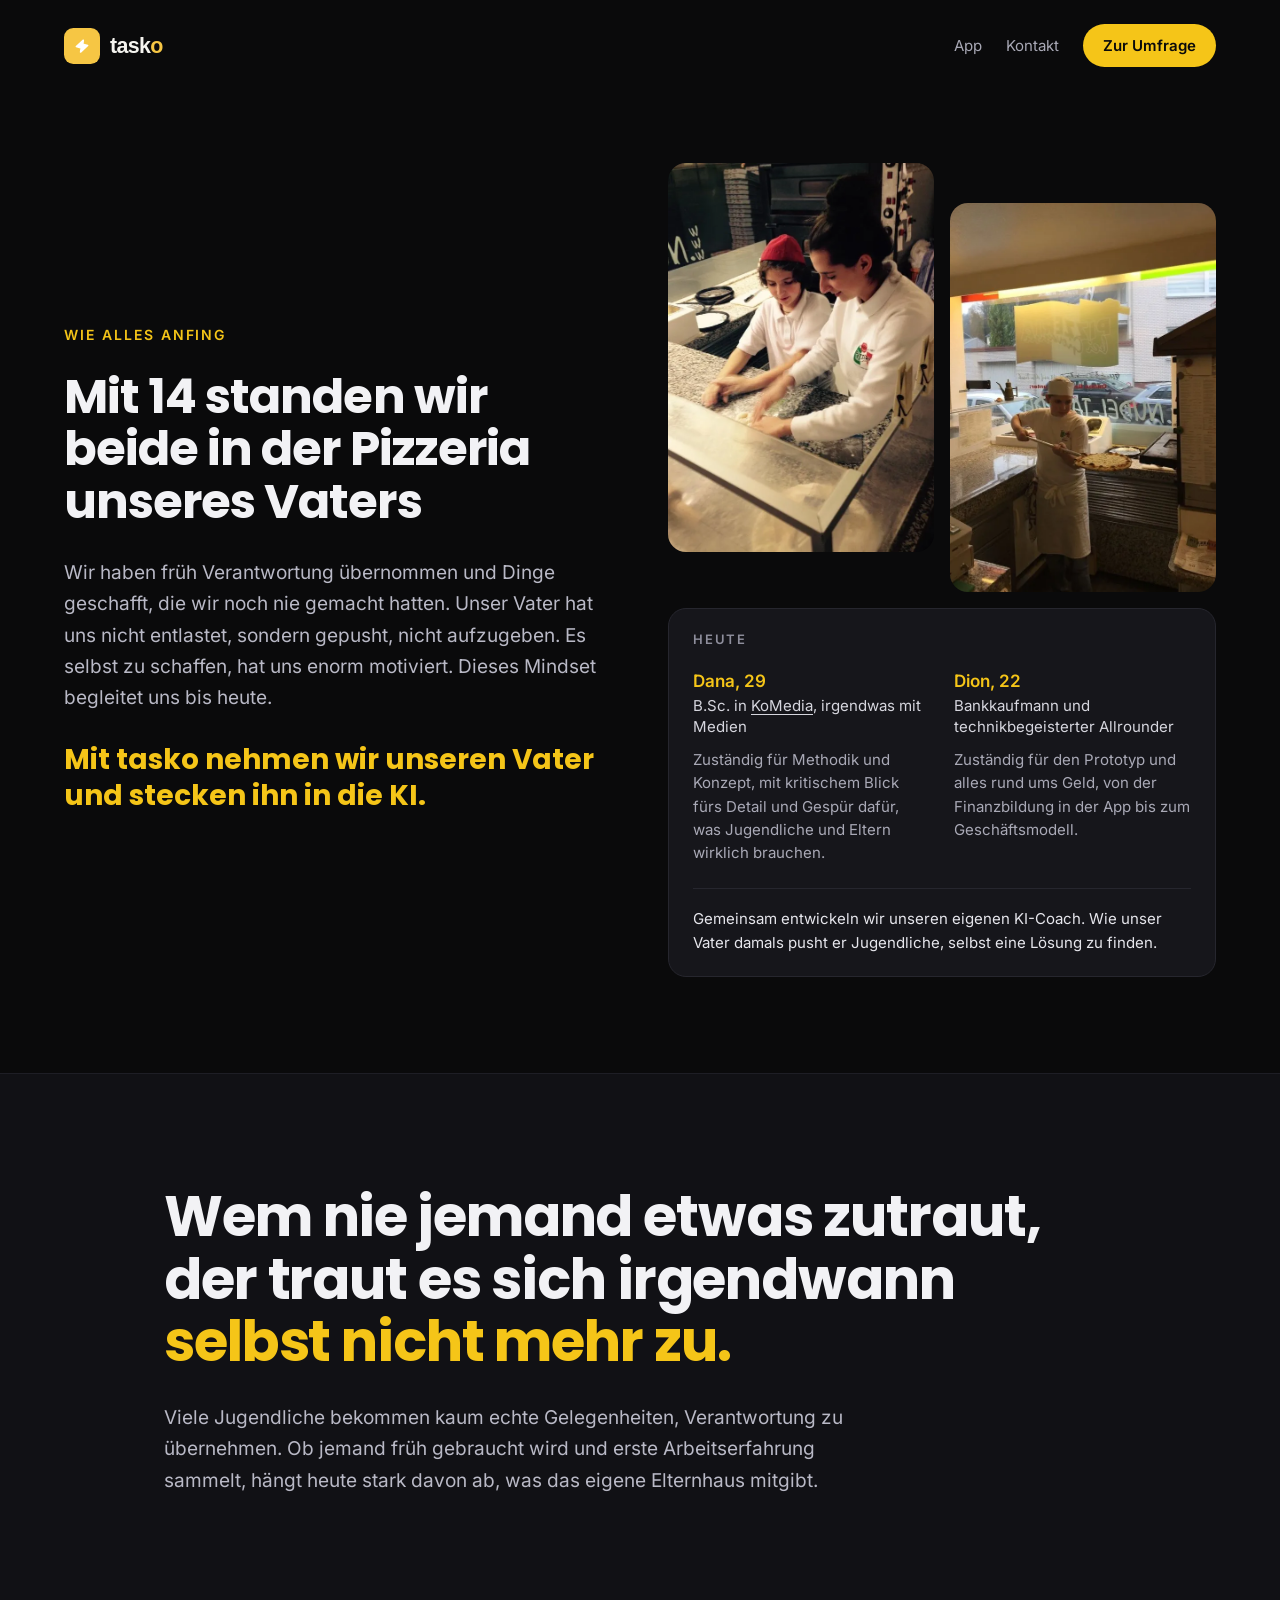
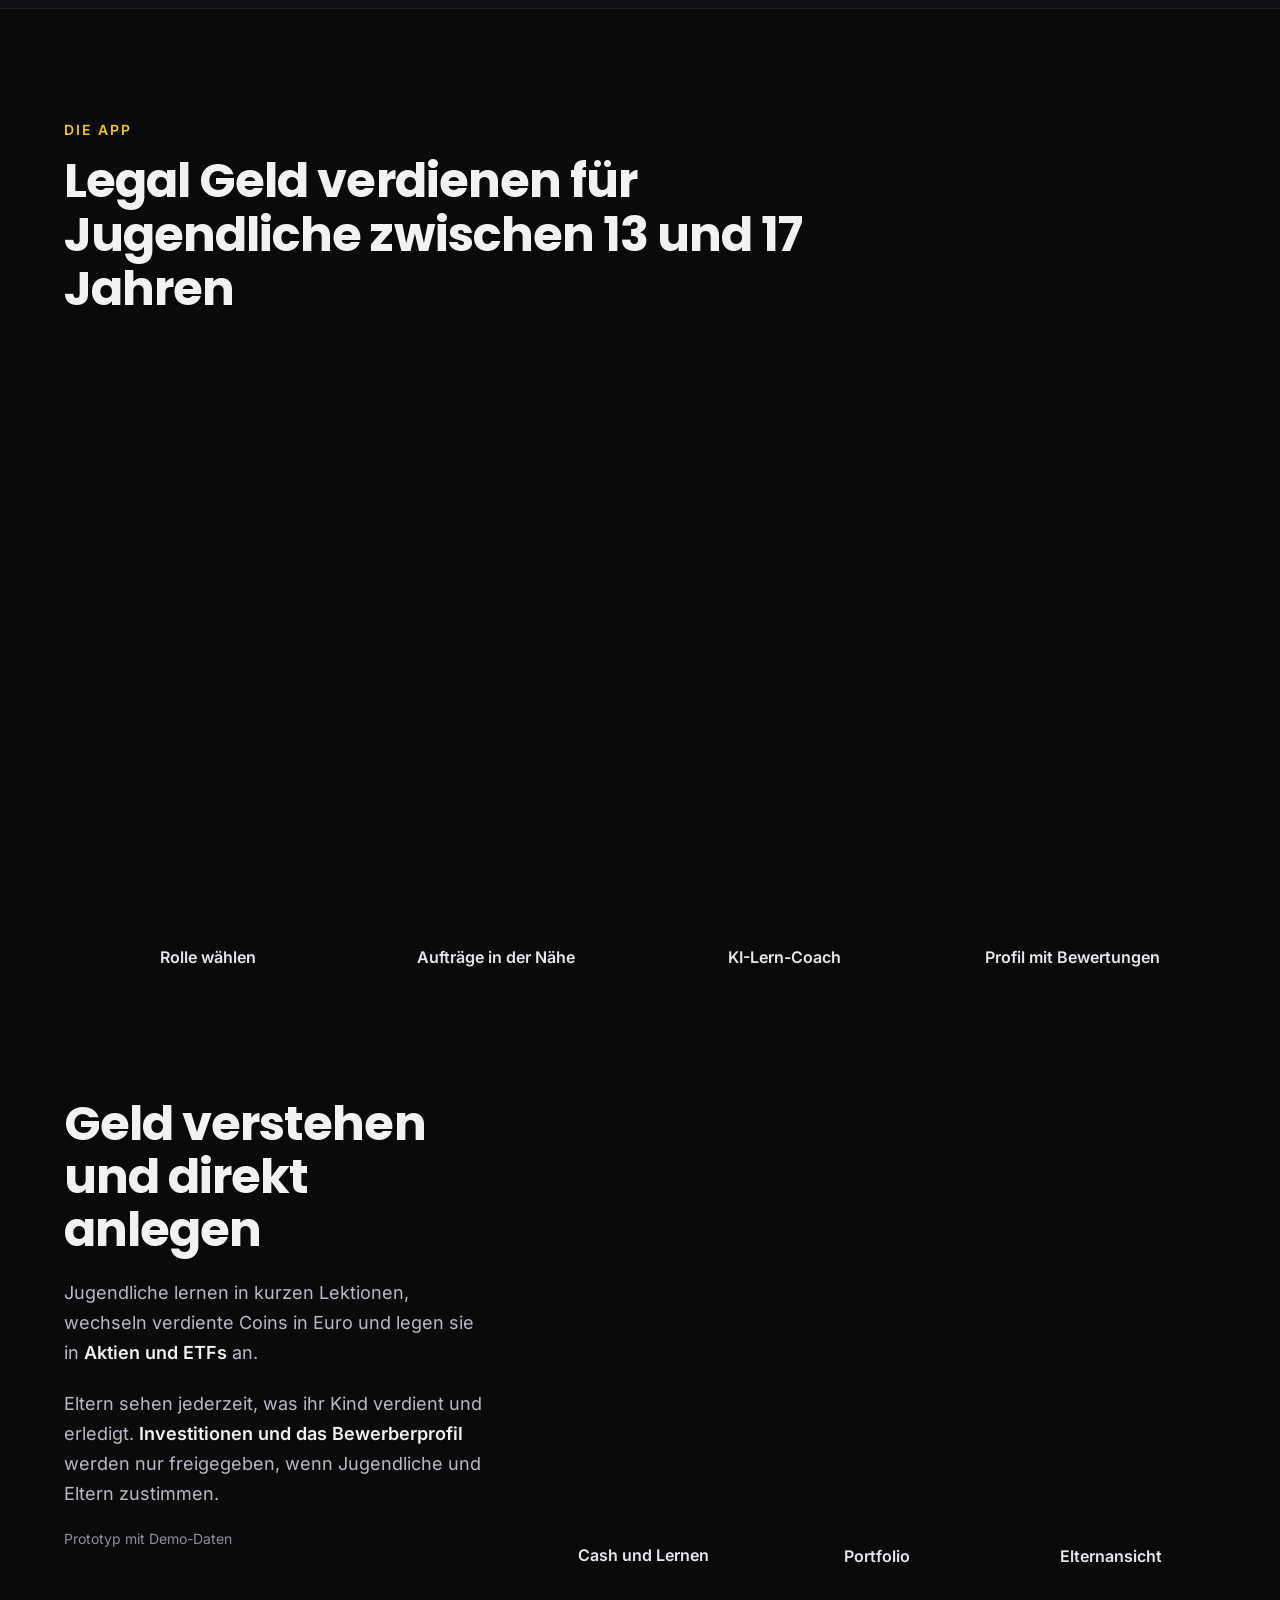
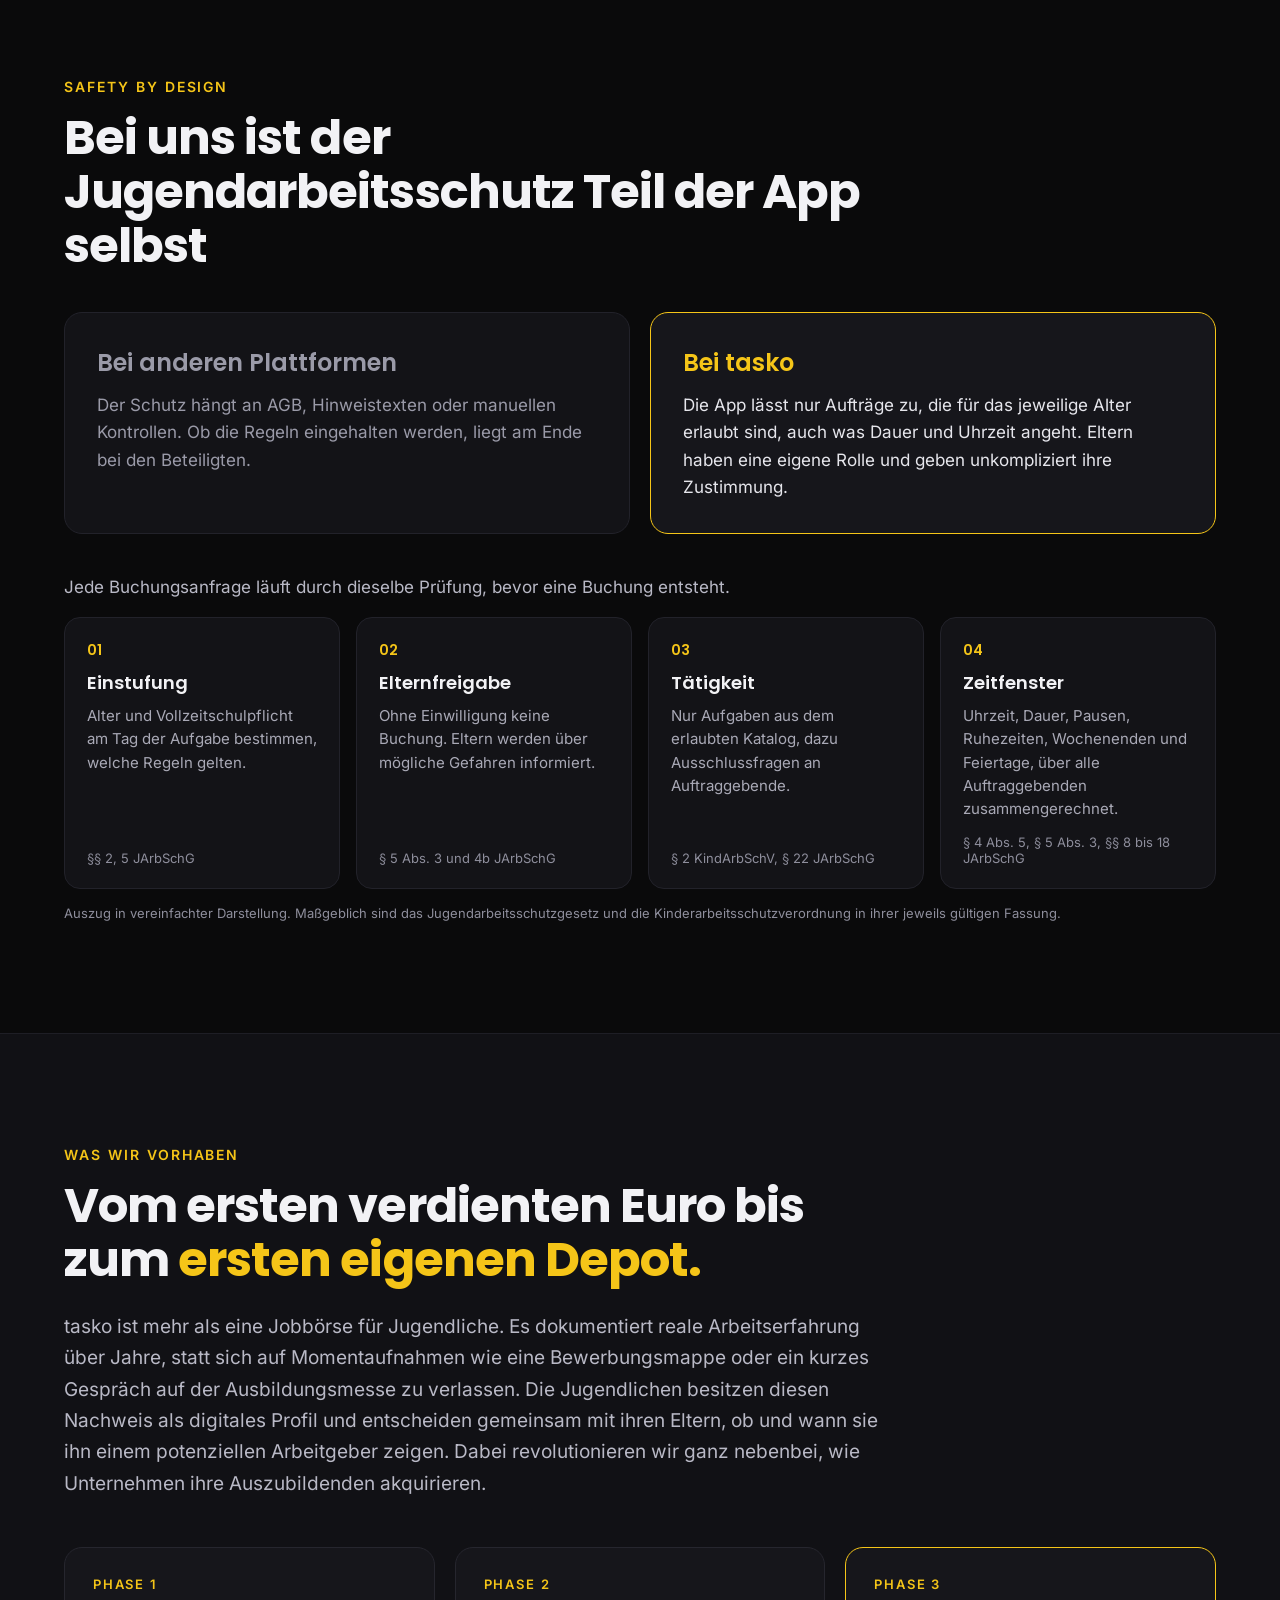
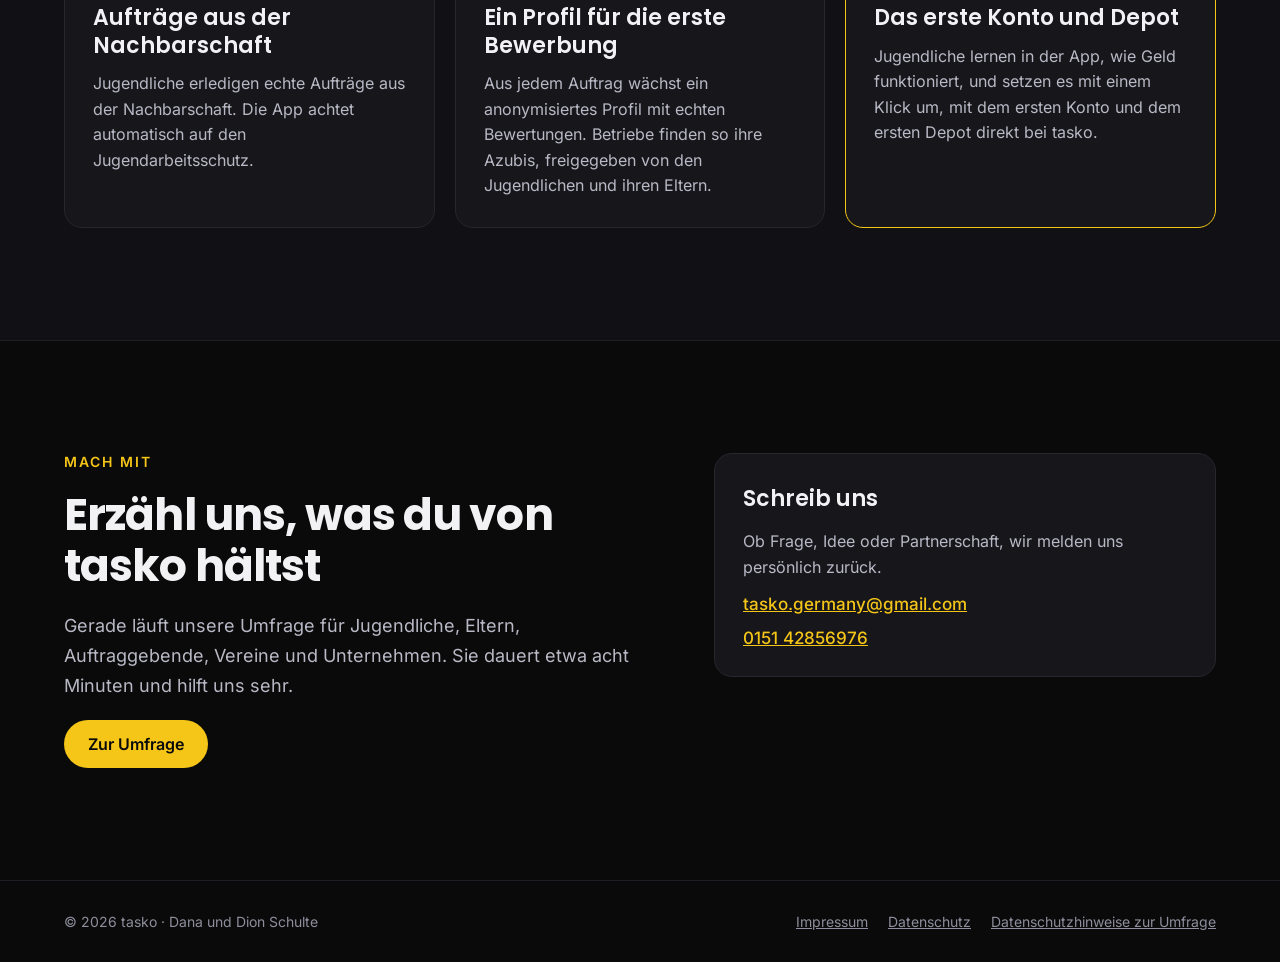
<file: index.html>
<!doctype html>
<html lang="de">
<head>
  <meta charset="utf-8">
  <meta name="viewport" content="width=device-width, initial-scale=1, viewport-fit=cover">
  <!-- Sicherheit (GitHub Pages erlaubt keine eigenen HTTP-Header, daher per Meta; frame-ancestors geht per Meta nicht) -->
  <meta http-equiv="Content-Security-Policy" content="default-src 'self'; img-src 'self' data:; font-src 'self'; style-src 'self'; script-src 'none'; form-action 'none'; base-uri 'self'; object-src 'none'">
  <meta name="referrer" content="strict-origin-when-cross-origin">
  <title>tasko | Legal Geld verdienen für Jugendliche zwischen 13 und 17</title>
  <meta name="description" content="Mit tasko verdienen Jugendliche zwischen 13 und 17 Jahren legal Geld mit Aufträgen aus der Nachbarschaft. Die App achtet automatisch auf den Jugendarbeitsschutz.">
  <meta name="color-scheme" content="dark">
  <meta name="theme-color" content="#0A0A0B">
  <link rel="canonical" href="https://taskoapp.de/">

  <!-- Open Graph / Twitter -->
  <meta property="og:type" content="website">
  <meta property="og:locale" content="de_DE">
  <meta property="og:site_name" content="tasko">
  <meta property="og:url" content="https://taskoapp.de/">
  <meta property="og:title" content="tasko | Legal Geld verdienen für Jugendliche zwischen 13 und 17">
  <meta property="og:description" content="Mit tasko verdienen Jugendliche zwischen 13 und 17 Jahren legal Geld mit Aufträgen aus der Nachbarschaft. Die App achtet automatisch auf den Jugendarbeitsschutz.">
  <!-- TODO: neues Vorschaubild ohne alten Claim -->
  <meta property="og:image" content="https://taskoapp.de/assets/img/og/tasko-og.jpg">
  <meta property="og:image:width" content="1200">
  <meta property="og:image:height" content="630">
  <meta property="og:image:alt" content="tasko-Logo">
  <meta name="twitter:card" content="summary_large_image">
  <meta name="twitter:title" content="tasko | Legal Geld verdienen für Jugendliche zwischen 13 und 17">
  <meta name="twitter:description" content="Mit tasko verdienen Jugendliche zwischen 13 und 17 Jahren legal Geld mit Aufträgen aus der Nachbarschaft. Die App achtet automatisch auf den Jugendarbeitsschutz.">
  <meta name="twitter:image" content="https://taskoapp.de/assets/img/og/tasko-og.jpg">

  <link rel="preload" href="/assets/fonts/poppins-700.woff2" as="font" type="font/woff2" crossorigin>
  <link rel="preload" href="/assets/fonts/inter-400.woff2" as="font" type="font/woff2" crossorigin>
  <!-- ?v= bei jeder Änderung an der CSS hochzählen (Cache-Busting, siehe LAUNCH.md) -->
  <link rel="stylesheet" href="/assets/css/home.css?v=6">
  <link rel="stylesheet" href="/assets/css/header.css?v=1">

  <link rel="icon" href="/favicon.svg" type="image/svg+xml">
  <link rel="apple-touch-icon" href="/apple-touch-icon.png">

  <script type="application/ld+json">
  {
    "@context": "https://schema.org",
    "@type": "Organization",
    "name": "tasko",
    "url": "https://taskoapp.de/",
    "logo": "https://taskoapp.de/apple-touch-icon.png",
    "email": "tasko.germany@gmail.com",
    "telephone": "+49 151 42856976"
  }
  </script>
</head>
<body>
  <a class="skip-link" href="#main">Zum Inhalt springen</a>

  <!-- ========== 1. Kopfzeile ========== -->
  <header class="topbar" id="top">
    <a class="topbar__brand" href="#top" aria-label="tasko, zum Seitenanfang">
      <img class="topbar__badge" src="/assets/img/logo/tasko-badge.svg" decoding="async" alt="" width="36" height="36">
      <img class="topbar__wordmark" src="/assets/img/logo/tasko-wordmark.svg" decoding="async" alt="" width="75" height="24">
    </a>
    <nav class="topbar__nav" aria-label="Hauptnavigation">
      <a class="topbar__link" href="#app">App</a>
      <a class="topbar__link" href="#kontakt">Kontakt</a>
      <a class="topbar__cta" href="https://tally.so/r/EkyG24" target="_blank" rel="noopener">Zur Umfrage<span class="visually-hidden"> (öffnet in neuem Tab)</span></a>
    </nav>
  </header>

  <main id="main" tabindex="-1">

    <!-- ========== 2. Wie alles anfing ========== -->
    <section class="wrap story" aria-labelledby="story-title">
      <div class="story__text">
        <p class="eyebrow">Wie alles anfing</p>
        <h1 class="story__title" id="story-title">Mit 14 standen wir beide in der Pizzeria unseres Vaters</h1>
        <p class="story__body">Wir haben früh Verantwortung übernommen und Dinge geschafft, die wir noch nie gemacht hatten. Unser Vater hat uns nicht entlastet, sondern gepusht, nicht aufzugeben. Es selbst zu schaffen, hat uns enorm motiviert. Dieses Mindset begleitet uns bis heute.</p>
        <p class="story__punch">Mit tasko nehmen wir unseren Vater und stecken ihn in die KI.</p>
      </div>

      <div class="story__media">
        <div class="story__photos">
          <picture>
            <source type="image/webp" srcset="/assets/img/foto1.webp">
            <img src="/assets/img/foto1.jpg" width="600" height="875" decoding="async" alt="Dana und Dion als Kinder beim Teigkneten in der Pizzeria">
          </picture>
          <picture>
            <source type="image/webp" srcset="/assets/img/foto2.webp">
            <img src="/assets/img/foto2.jpg" width="600" height="877" decoding="async" alt="Dion als Kind mit Pizzaschieber in der Küche der Pizzeria">
          </picture>
        </div>

        <div class="card today">
          <p class="eyebrow eyebrow--sm eyebrow--grey">Heute</p>
          <div class="today__person">
            <p class="today__name">Dana, 29</p>
            <p class="today__degree">B.Sc. in <a href="https://www.uni-due.de/komedia">KoMedia</a>, irgendwas mit Medien</p>
            <p class="today__role">Zuständig für Methodik und Konzept, mit kritischem Blick fürs Detail und Gespür dafür, was Jugendliche und Eltern wirklich brauchen.</p>
          </div>
          <div class="today__person">
            <p class="today__name">Dion, 22</p>
            <p class="today__degree">Bankkaufmann und technikbegeisterter Allrounder</p>
            <p class="today__role">Zuständig für den Prototyp und alles rund ums Geld, von der Finanzbildung in der App bis zum Geschäftsmodell.</p>
          </div>
          <p class="today__together">Gemeinsam entwickeln wir unseren eigenen KI-Coach. Wie unser Vater damals pusht er Jugendliche, selbst eine Lösung zu finden.</p>
        </div>
      </div>
    </section>

    <!-- ========== 3. Zitat ========== -->
    <section class="band" aria-labelledby="quote-title">
      <div class="quote">
        <h2 class="quote__title" id="quote-title">Wem nie jemand etwas zutraut, der traut es sich irgendwann <span class="hl">selbst nicht mehr zu.</span></h2>
        <p class="quote__body">Viele Jugendliche bekommen kaum echte Gelegenheiten, Verantwortung zu übernehmen. Ob jemand früh gebraucht wird und erste Arbeitserfahrung sammelt, hängt heute stark davon ab, was das eigene Elternhaus mitgibt.</p>
      </div>
    </section>

    <!-- ========== 4. Die App ========== -->
    <section class="wrap app" id="app" aria-labelledby="app-title">
      <div class="app__head">
        <p class="eyebrow">Die App</p>
        <h2 class="h-section" id="app-title">Legal Geld verdienen für Jugendliche zwischen 13 und 17 Jahren</h2>
      </div>
      <div class="screens">
        <figure class="screen">
          <picture>
            <source type="image/webp" srcset="/assets/img/app1.webp">
            <img src="/assets/img/app1.png" width="460" height="994" loading="lazy" decoding="async" alt="App-Screen Rollenauswahl">
          </picture>
          <figcaption>Rolle wählen</figcaption>
        </figure>
        <figure class="screen">
          <picture>
            <source type="image/webp" srcset="/assets/img/app2.webp">
            <img src="/assets/img/app2.png" width="460" height="994" loading="lazy" decoding="async" alt="App-Screen mit Aufträgen in der Nähe">
          </picture>
          <figcaption>Aufträge in der Nähe</figcaption>
        </figure>
        <figure class="screen">
          <picture>
            <source type="image/webp" srcset="/assets/img/app3.webp">
            <img src="/assets/img/app3.png" width="460" height="994" loading="lazy" decoding="async" alt="App-Screen KI-Lern-Coach">
          </picture>
          <figcaption>KI-Lern-Coach</figcaption>
        </figure>
        <figure class="screen">
          <picture>
            <source type="image/webp" srcset="/assets/img/app4.webp">
            <img src="/assets/img/app4.png" width="460" height="994" loading="lazy" decoding="async" alt="App-Screen Profil mit Bewertungen">
          </picture>
          <figcaption>Profil mit Bewertungen</figcaption>
        </figure>
      </div>
    </section>

    <!-- ========== 5. Geld verstehen ========== -->
    <section class="wrap money" aria-labelledby="money-title">
      <div class="money__text">
        <h2 class="h-section" id="money-title">Geld verstehen und direkt anlegen</h2>
        <p class="money__body">Jugendliche lernen in kurzen Lektionen, wechseln verdiente Coins in Euro und legen sie in <strong>Aktien und ETFs</strong> an.</p>
        <p class="money__body">Eltern sehen jederzeit, was ihr Kind verdient und erledigt. <strong>Investitionen und das Bewerberprofil</strong> werden nur freigegeben, wenn Jugendliche und Eltern zustimmen.</p>
        <p class="money__note">Prototyp mit Demo-Daten</p>
      </div>
      <div class="screens">
        <figure class="screen">
          <picture>
            <source type="image/webp" srcset="/assets/img/geld1.webp">
            <img src="/assets/img/geld1.png" width="460" height="991" loading="lazy" decoding="async" alt="App-Screen Guthaben und Lektionen">
          </picture>
          <figcaption>Cash und Lernen</figcaption>
        </figure>
        <figure class="screen">
          <picture>
            <source type="image/webp" srcset="/assets/img/geld2.webp">
            <img src="/assets/img/geld2.png" width="460" height="993" loading="lazy" decoding="async" alt="App-Screen Portfolio mit Aktien und ETFs">
          </picture>
          <figcaption>Portfolio</figcaption>
        </figure>
        <figure class="screen">
          <picture>
            <source type="image/webp" srcset="/assets/img/geld3.webp">
            <img src="/assets/img/geld3.png" width="460" height="993" loading="lazy" decoding="async" alt="App-Screen Elternansicht">
          </picture>
          <figcaption>Elternansicht</figcaption>
        </figure>
      </div>
    </section>

    <!-- ========== 6. Safety by Design ========== -->
    <section class="wrap safety" aria-labelledby="safety-title">
      <div class="safety__head">
        <p class="eyebrow">Safety by Design</p>
        <h2 class="h-section" id="safety-title">Bei uns ist der Jugendarbeitsschutz Teil der App selbst</h2>
      </div>

      <div class="compare">
        <div class="card card--muted compare__card">
          <h3>Bei anderen Plattformen</h3>
          <p>Der Schutz hängt an AGB, Hinweistexten oder manuellen Kontrollen. Ob die Regeln eingehalten werden, liegt am Ende bei den Beteiligten.</p>
        </div>
        <div class="card card--accent compare__card">
          <h3>Bei tasko</h3>
          <p>Die App lässt nur Aufträge zu, die für das jeweilige Alter erlaubt sind, auch was Dauer und Uhrzeit angeht. Eltern haben eine eigene Rolle und geben unkompliziert ihre Zustimmung.</p>
        </div>
      </div>

      <div class="checks">
        <p class="checks__intro">Jede Buchungsanfrage läuft durch dieselbe Prüfung, bevor eine Buchung entsteht.</p>
        <div class="checks__grid">
          <div class="card card--muted check">
            <p class="check__num">01</p>
            <h3>Einstufung</h3>
            <p class="check__text">Alter und Vollzeitschulpflicht am Tag der Aufgabe bestimmen, welche Regeln gelten.</p>
            <p class="check__law">§§ 2, 5 JArbSchG</p>
          </div>
          <div class="card card--muted check">
            <p class="check__num">02</p>
            <h3>Elternfreigabe</h3>
            <p class="check__text">Ohne Einwilligung keine Buchung. Eltern werden über mögliche Gefahren informiert.</p>
            <p class="check__law">§ 5 Abs. 3 und 4b JArbSchG</p>
          </div>
          <div class="card card--muted check">
            <p class="check__num">03</p>
            <h3>Tätigkeit</h3>
            <p class="check__text">Nur Aufgaben aus dem erlaubten Katalog, dazu Ausschlussfragen an Auftraggebende.</p>
            <p class="check__law">§ 2 KindArbSchV, § 22 JArbSchG</p>
          </div>
          <div class="card card--muted check">
            <p class="check__num">04</p>
            <h3>Zeitfenster</h3>
            <p class="check__text">Uhrzeit, Dauer, Pausen, Ruhezeiten, Wochenenden und Feiertage, über alle Auftraggebenden zusammengerechnet.</p>
            <p class="check__law">§ 4 Abs. 5, § 5 Abs. 3, §§ 8 bis 18 JArbSchG</p>
          </div>
        </div>
        <p class="checks__note">Auszug in vereinfachter Darstellung. Maßgeblich sind das Jugendarbeitsschutzgesetz und die Kinderarbeitsschutzverordnung in ihrer jeweils gültigen Fassung.</p>
      </div>
    </section>

    <!-- ========== 7. Was wir vorhaben ========== -->
    <section class="band" aria-labelledby="plan-title">
      <div class="wrap plan">
        <div class="plan__head">
          <p class="eyebrow">Was wir vorhaben</p>
          <h2 class="h-section" id="plan-title">Vom ersten verdienten Euro bis zum <span class="hl">ersten eigenen Depot.</span></h2>
          <p class="plan__intro">tasko ist mehr als eine Jobbörse für Jugendliche. Es dokumentiert reale Arbeitserfahrung über Jahre, statt sich auf Momentaufnahmen wie eine Bewerbungsmappe oder ein kurzes Gespräch auf der Ausbildungsmesse zu verlassen. Die Jugendlichen besitzen diesen Nachweis als digitales Profil und entscheiden gemeinsam mit ihren Eltern, ob und wann sie ihn einem potenziellen Arbeitgeber zeigen. Dabei revolutionieren wir ganz nebenbei, wie Unternehmen ihre Auszubildenden akquirieren.</p>
        </div>
        <div class="phases">
          <div class="card phase">
            <p class="eyebrow eyebrow--sm">Phase 1</p>
            <h3>Aufträge aus der Nachbarschaft</h3>
            <p>Jugendliche erledigen echte Aufträge aus der Nachbarschaft. Die App achtet automatisch auf den Jugendarbeitsschutz.</p>
          </div>
          <div class="card phase">
            <p class="eyebrow eyebrow--sm">Phase 2</p>
            <h3>Ein Profil für die erste Bewerbung</h3>
            <p>Aus jedem Auftrag wächst ein anonymisiertes Profil mit echten Bewertungen. Betriebe finden so ihre Azubis, freigegeben von den Jugendlichen und ihren Eltern.</p>
          </div>
          <div class="card card--accent phase">
            <p class="eyebrow eyebrow--sm">Phase 3</p>
            <h3>Das erste Konto und Depot</h3>
            <p>Jugendliche lernen in der App, wie Geld funktioniert, und setzen es mit einem Klick um, mit dem ersten Konto und dem ersten Depot direkt bei tasko.</p>
          </div>
        </div>
      </div>
    </section>

    <!-- ========== 8. Mach mit ========== -->
    <section class="wrap contact" id="kontakt" aria-labelledby="kontakt-title">
      <div class="contact__main">
        <p class="eyebrow">Mach mit</p>
        <h2 class="h-section" id="kontakt-title">Erzähl uns, was du von tasko hältst</h2>
        <p class="contact__text">Gerade läuft unsere Umfrage für Jugendliche, Eltern, Auftraggebende, Vereine und Unternehmen. Sie dauert etwa acht Minuten und hilft uns sehr.</p>
        <div class="contact__actions">
          <a class="btn" href="https://tally.so/r/EkyG24" target="_blank" rel="noopener">Zur Umfrage<span class="visually-hidden"> (öffnet in neuem Tab)</span></a>
        </div>
      </div>
      <div class="card contact__card">
        <h3>Schreib uns</h3>
        <p>Ob Frage, Idee oder Partnerschaft, wir melden uns persönlich zurück.</p>
        <a href="mailto:tasko.germany@gmail.com">tasko.germany@gmail.com</a>
        <a href="tel:+4915142856976">0151 42856976</a>
      </div>
    </section>

  </main>

  <!-- ========== 9. Footer ========== -->
  <footer class="footer">
    <div class="wrap footer__inner">
      <span>© 2026 tasko · Dana und Dion Schulte</span>
      <span class="footer__links">
        <a href="/impressum/">Impressum</a>
        <a href="/datenschutz/">Datenschutz</a>
        <a href="/datenschutz-umfrage/">Datenschutzhinweise zur Umfrage</a>
      </span>
    </div>
  </footer>
</body>
</html>
</file>
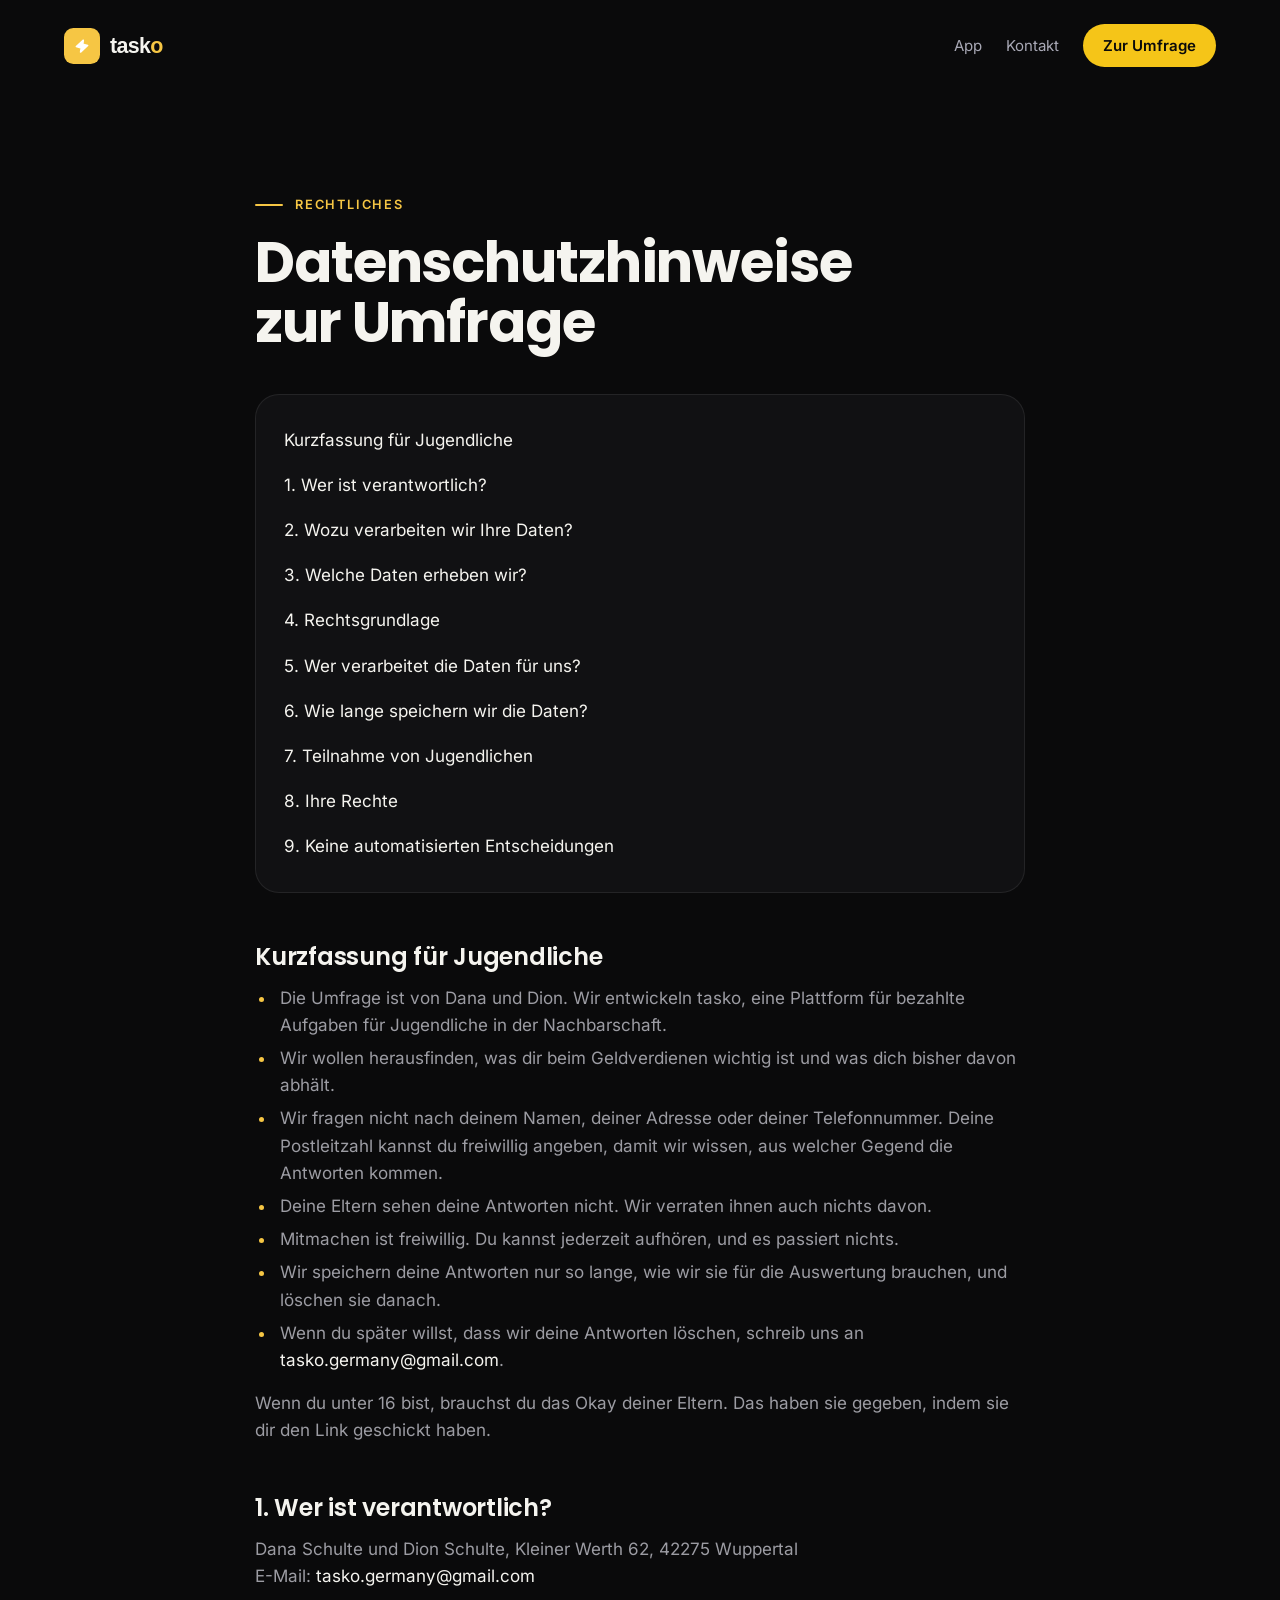
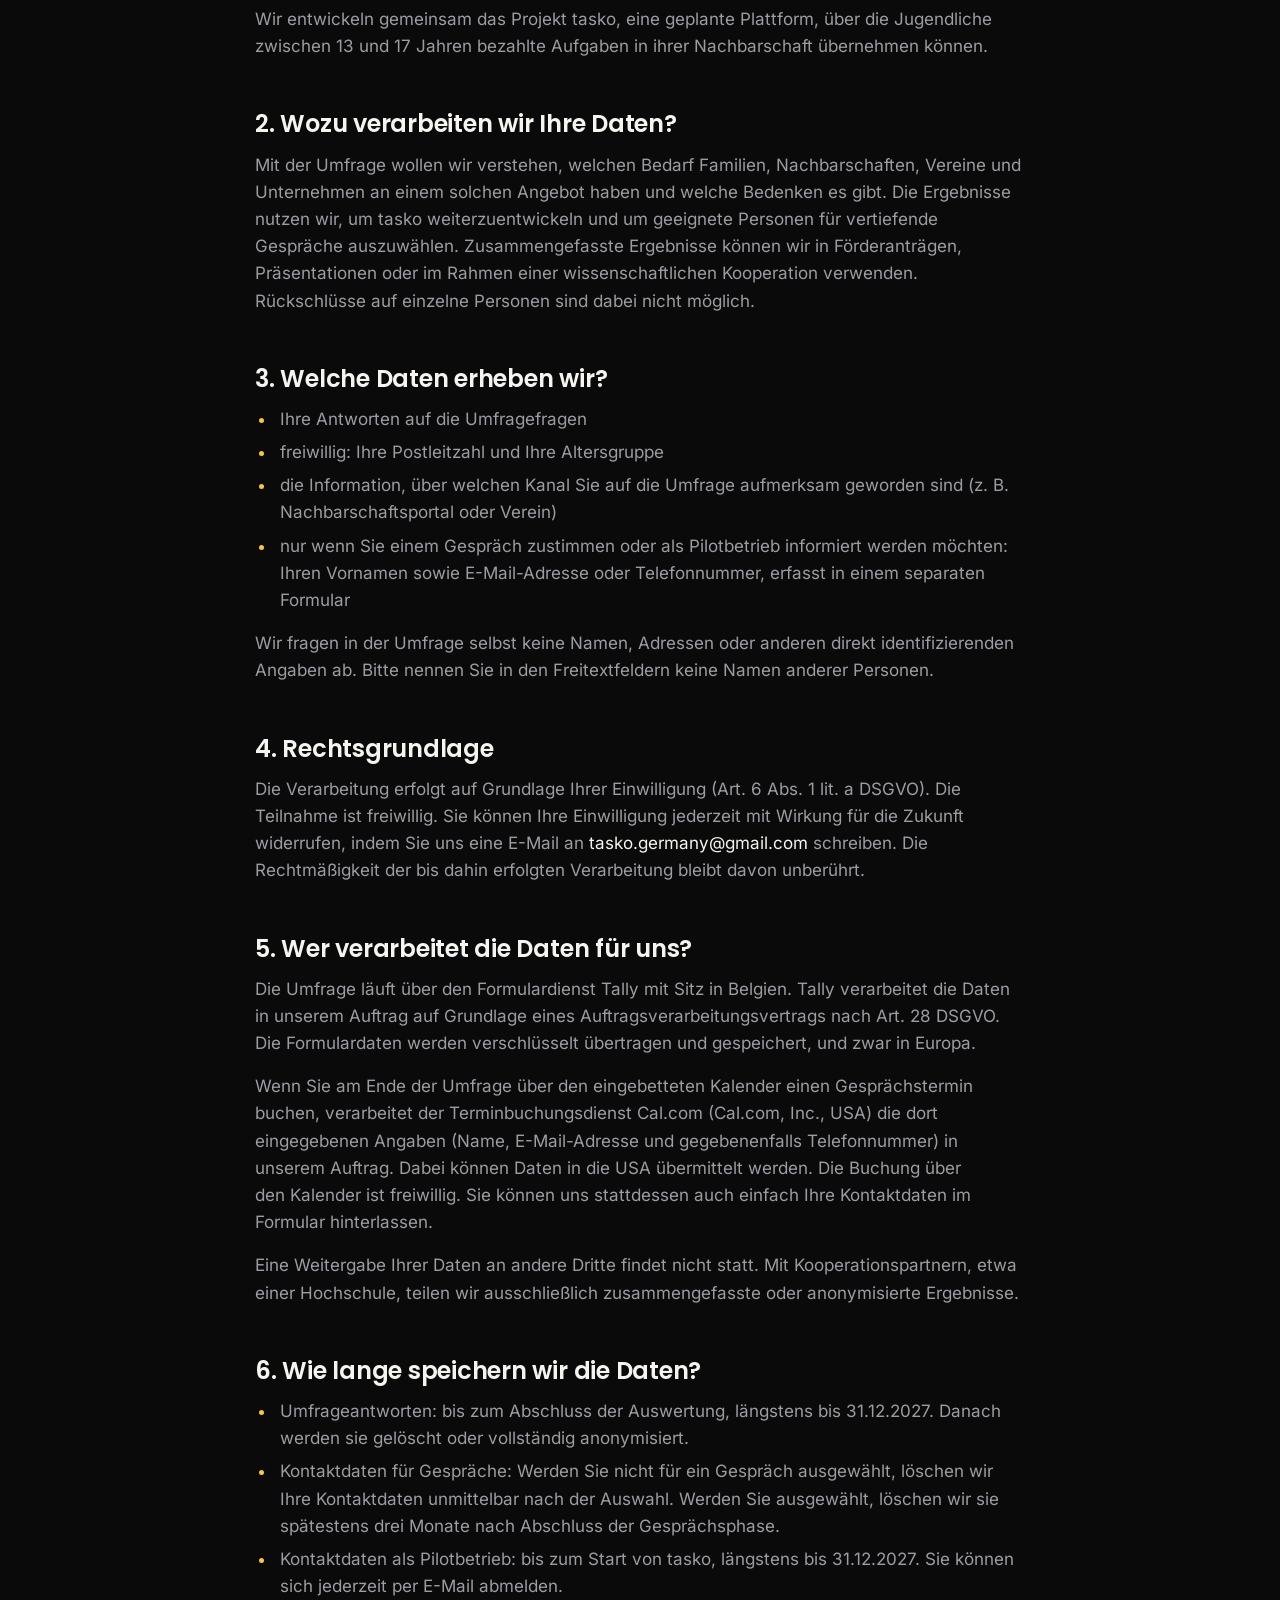
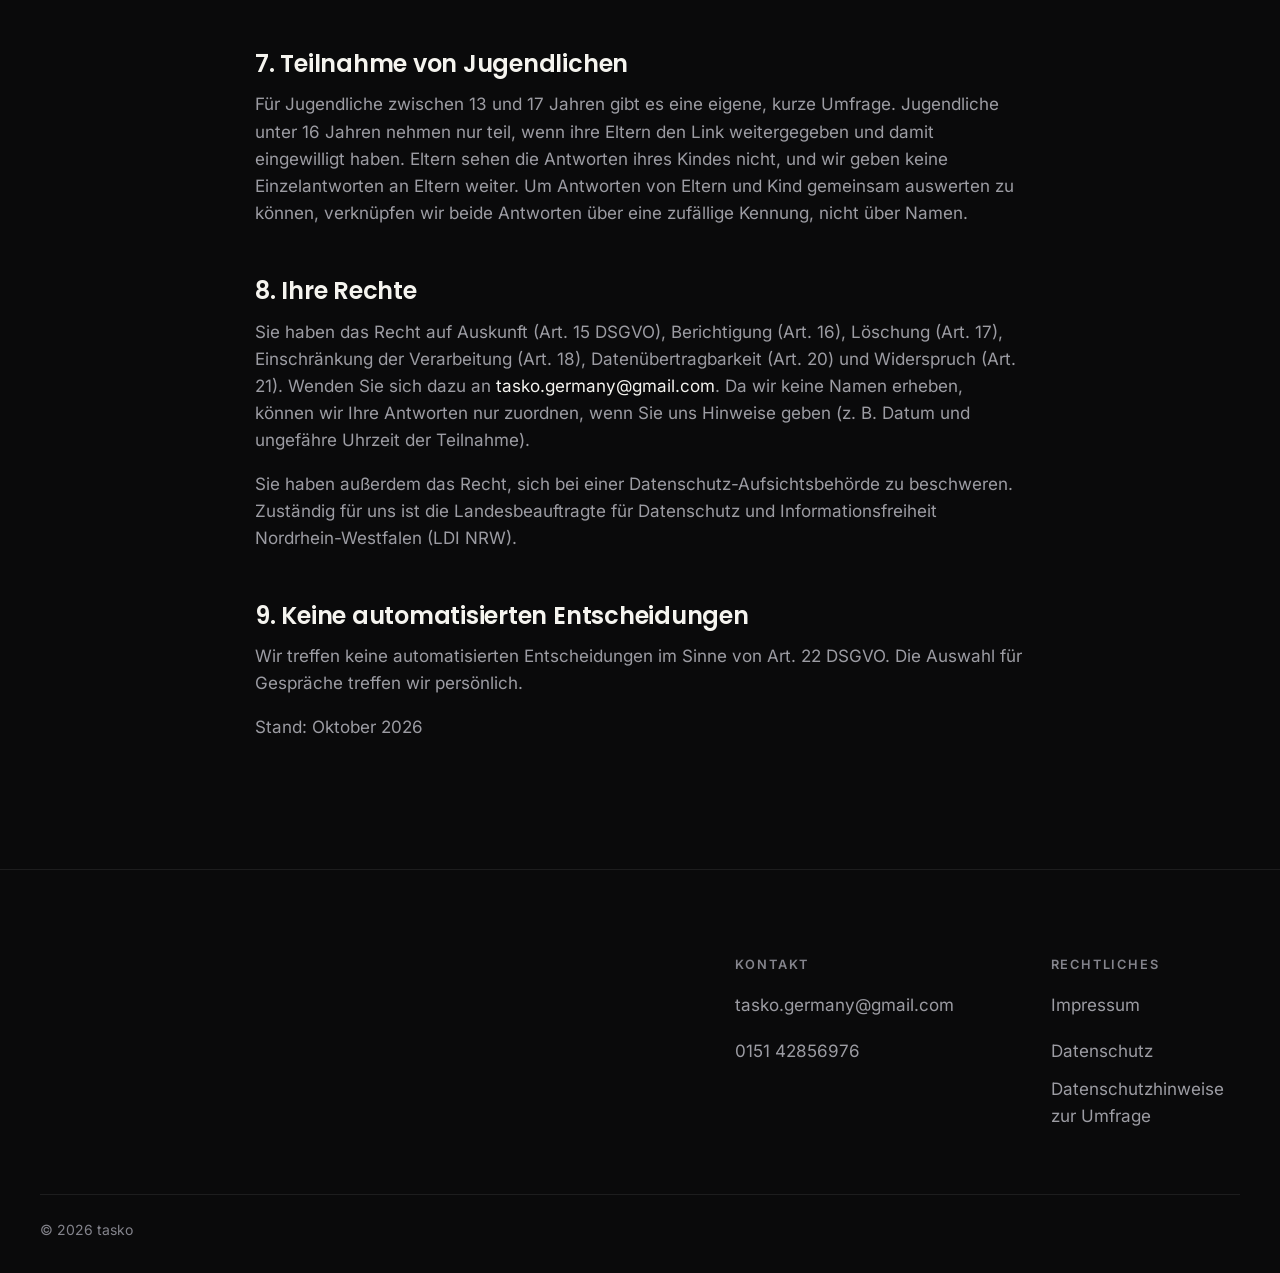
<file: datenschutz-umfrage/index.html>
<!doctype html>
<html lang="de">
<head>
  <meta charset="utf-8">
  <meta name="viewport" content="width=device-width, initial-scale=1, viewport-fit=cover">
  <!-- Sicherheit (GitHub Pages erlaubt keine eigenen HTTP-Header, daher per Meta; frame-ancestors geht per Meta nicht) -->
  <meta http-equiv="Content-Security-Policy" content="default-src 'self'; img-src 'self' data:; font-src 'self'; style-src 'self'; script-src 'none'; form-action 'none'; base-uri 'self'; object-src 'none'">
  <meta name="referrer" content="strict-origin-when-cross-origin">
  <title>Datenschutzhinweise zur Umfrage | tasko</title>
  <meta name="description" content="Datenschutzhinweise zur tasko-Umfrage bei Tally: welche Daten wir erheben, wofür und welche Rechte du hast.">
  <meta name="color-scheme" content="dark">
  <meta name="theme-color" content="#0A0A0B">
  <link rel="canonical" href="https://taskoapp.de/datenschutz-umfrage/">

  <link rel="preload" href="/assets/fonts/poppins-700.woff2" as="font" type="font/woff2" crossorigin>
  <link rel="preload" href="/assets/fonts/inter-400.woff2" as="font" type="font/woff2" crossorigin>
  <link rel="stylesheet" href="/assets/css/style.css?v=12">
  <link rel="stylesheet" href="/assets/css/header.css?v=1">

  <link rel="icon" href="/favicon.svg" type="image/svg+xml">
  <link rel="apple-touch-icon" href="/apple-touch-icon.png">

</head>
<body>
  <svg width="0" height="0" class="visually-hidden" aria-hidden="true" focusable="false">
    <symbol id="i-arrow" viewBox="0 0 16 16">
      <path d="M4.5 11.5 11.5 4.5M5.5 4.5h6v6"/>
    </symbol>
  </svg>

  <a class="skip-link" href="#main">Zum Inhalt springen</a>

  <!-- ========== Kopfzeile ========== -->
  <header class="topbar">
    <a class="topbar__brand" href="/" aria-label="tasko, zur Startseite">
      <img class="topbar__badge" src="/assets/img/logo/tasko-badge.svg" decoding="async" alt="" width="36" height="36">
      <img class="topbar__wordmark" src="/assets/img/logo/tasko-wordmark.svg" decoding="async" alt="" width="75" height="24">
    </a>
    <nav class="topbar__nav" aria-label="Hauptnavigation">
      <a class="topbar__link" href="/#app">App</a>
      <a class="topbar__link" href="/#kontakt">Kontakt</a>
      <a class="topbar__cta" href="https://tally.so/r/EkyG24" target="_blank" rel="noopener">Zur Umfrage<span class="visually-hidden"> (öffnet in neuem Tab)</span></a>
    </nav>
  </header>

  <main id="main" tabindex="-1">
    <article class="legal container" aria-labelledby="legal-title">
      <p class="eyebrow">Rechtliches</p>
      <h1 id="legal-title">Datenschutzhinweise zur Umfrage</h1>

      <!-- TODO: vor Veröffentlichung rechtlich prüfen lassen -->
      <nav class="legal__toc" aria-label="Inhalt">
        <ol role="list">
          <li><a class="link" href="#kurz">Kurzfassung für Jugendliche</a></li>
          <li><a class="link" href="#verantwortlich">1. Wer ist verantwortlich?</a></li>
          <li><a class="link" href="#zweck">2. Wozu verarbeiten wir Ihre Daten?</a></li>
          <li><a class="link" href="#daten">3. Welche Daten erheben wir?</a></li>
          <li><a class="link" href="#rechtsgrundlage">4. Rechtsgrundlage</a></li>
          <li><a class="link" href="#dienstleister">5. Wer verarbeitet die Daten für uns?</a></li>
          <li><a class="link" href="#speicherdauer">6. Wie lange speichern wir die Daten?</a></li>
          <li><a class="link" href="#jugendliche">7. Teilnahme von Jugendlichen</a></li>
          <li><a class="link" href="#rechte">8. Ihre Rechte</a></li>
          <li><a class="link" href="#entscheidungen">9. Keine automatisierten Entscheidungen</a></li>
        </ol>
      </nav>

      <h2 id="kurz">Kurzfassung für Jugendliche</h2>
      <ul>
        <li>Die Umfrage ist von Dana und Dion. Wir entwickeln tasko, eine Plattform für bezahlte Aufgaben für Jugendliche in der Nachbarschaft.</li>
        <li>Wir wollen herausfinden, was dir beim Geldverdienen wichtig ist und was dich bisher davon abhält.</li>
        <li>Wir fragen nicht nach deinem Namen, deiner Adresse oder deiner Telefonnummer. Deine Postleitzahl kannst du freiwillig angeben, damit wir wissen, aus welcher Gegend die Antworten kommen.</li>
        <li>Deine Eltern sehen deine Antworten nicht. Wir verraten ihnen auch nichts davon.</li>
        <li>Mitmachen ist freiwillig. Du kannst jederzeit aufhören, und es passiert nichts.</li>
        <li>Wir speichern deine Antworten nur so lange, wie wir sie für die Auswertung brauchen, und löschen sie danach.</li>
        <li>Wenn du später willst, dass wir deine Antworten löschen, schreib uns an <a class="link" href="mailto:tasko.germany@gmail.com">tasko.germany@gmail.com</a>.</li>
      </ul>
      <p>Wenn du unter 16 bist, brauchst du das Okay deiner Eltern. Das haben sie gegeben, indem sie dir den Link geschickt haben.</p>

      <h2 id="verantwortlich">1. Wer ist verantwortlich?</h2>
      <p>Dana Schulte und Dion Schulte, Kleiner Werth 62, 42275 Wuppertal<br>
      E-Mail: <a class="link" href="mailto:tasko.germany@gmail.com">tasko.germany@gmail.com</a></p>
      <p>Wir entwickeln gemeinsam das Projekt tasko, eine geplante Plattform, über die Jugendliche zwischen 13 und 17 Jahren bezahlte Aufgaben in ihrer Nachbarschaft übernehmen können.</p>

      <h2 id="zweck">2. Wozu verarbeiten wir Ihre Daten?</h2>
      <p>Mit der Umfrage wollen wir verstehen, welchen Bedarf Familien, Nachbarschaften, Vereine und Unternehmen an einem solchen Angebot haben und welche Bedenken es gibt. Die Ergebnisse nutzen wir, um tasko weiterzuentwickeln und um geeignete Personen für vertiefende Gespräche auszuwählen. Zusammengefasste Ergebnisse können wir in Förderanträgen, Präsentationen oder im Rahmen einer wissenschaftlichen Kooperation verwenden. Rückschlüsse auf einzelne Personen sind dabei nicht möglich.</p>

      <h2 id="daten">3. Welche Daten erheben wir?</h2>
      <ul>
        <li>Ihre Antworten auf die Umfragefragen</li>
        <li>freiwillig: Ihre Postleitzahl und Ihre Altersgruppe</li>
        <li>die Information, über welchen Kanal Sie auf die Umfrage aufmerksam geworden sind (z. B. Nachbarschaftsportal oder Verein)</li>
        <li>nur wenn Sie einem Gespräch zustimmen oder als Pilotbetrieb informiert werden möchten: Ihren Vornamen sowie E-Mail-Adresse oder Telefonnummer, erfasst in einem separaten Formular</li>
      </ul>
      <p>Wir fragen in der Umfrage selbst keine Namen, Adressen oder anderen direkt identifizierenden Angaben ab. Bitte nennen Sie in den Freitextfeldern keine Namen anderer Personen.</p>

      <h2 id="rechtsgrundlage">4. Rechtsgrundlage</h2>
      <p>Die Verarbeitung erfolgt auf Grundlage Ihrer Einwilligung (Art. 6 Abs. 1 lit. a DSGVO). Die Teilnahme ist freiwillig. Sie können Ihre Einwilligung jederzeit mit Wirkung für die Zukunft widerrufen, indem Sie uns eine E-Mail an <a class="link" href="mailto:tasko.germany@gmail.com">tasko.germany@gmail.com</a> schreiben. Die Rechtmäßigkeit der bis dahin erfolgten Verarbeitung bleibt davon unberührt.</p>

      <h2 id="dienstleister">5. Wer verarbeitet die Daten für uns?</h2>
      <p>Die Umfrage läuft über den Formulardienst Tally mit Sitz in Belgien. Tally verarbeitet die Daten in unserem Auftrag auf Grundlage eines Auftragsverarbeitungsvertrags nach Art. 28 DSGVO. Die Formulardaten werden verschlüsselt übertragen und gespeichert, und zwar in Europa.</p>
      <p>Wenn Sie am Ende der Umfrage über den eingebetteten Kalender einen Gesprächstermin buchen, verarbeitet der Terminbuchungsdienst Cal.com (Cal.com, Inc., USA) die dort eingegebenen Angaben (Name, E-Mail-Adresse und gegebenenfalls Telefonnummer) in unserem Auftrag. Dabei können Daten in die USA übermittelt werden. Die Buchung über den Kalender ist freiwillig. Sie können uns stattdessen auch einfach Ihre Kontaktdaten im Formular hinterlassen.</p>
      <p>Eine Weitergabe Ihrer Daten an andere Dritte findet nicht statt. Mit Kooperationspartnern, etwa einer Hochschule, teilen wir ausschließlich zusammengefasste oder anonymisierte Ergebnisse.</p>

      <h2 id="speicherdauer">6. Wie lange speichern wir die Daten?</h2>
      <ul>
        <li>Umfrageantworten: bis zum Abschluss der Auswertung, längstens bis 31.12.2027. Danach werden sie gelöscht oder vollständig anonymisiert.</li>
        <li>Kontaktdaten für Gespräche: Werden Sie nicht für ein Gespräch ausgewählt, löschen wir Ihre Kontaktdaten unmittelbar nach der Auswahl. Werden Sie ausgewählt, löschen wir sie spätestens drei Monate nach Abschluss der Gesprächsphase.</li>
        <li>Kontaktdaten als Pilotbetrieb: bis zum Start von tasko, längstens bis 31.12.2027. Sie können sich jederzeit per E-Mail abmelden.</li>
      </ul>

      <h2 id="jugendliche">7. Teilnahme von Jugendlichen</h2>
      <p>Für Jugendliche zwischen 13 und 17 Jahren gibt es eine eigene, kurze Umfrage. Jugendliche unter 16 Jahren nehmen nur teil, wenn ihre Eltern den Link weitergegeben und damit eingewilligt haben. Eltern sehen die Antworten ihres Kindes nicht, und wir geben keine Einzelantworten an Eltern weiter. Um Antworten von Eltern und Kind gemeinsam auswerten zu können, verknüpfen wir beide Antworten über eine zufällige Kennung, nicht über Namen.</p>

      <h2 id="rechte">8. Ihre Rechte</h2>
      <p>Sie haben das Recht auf Auskunft (Art. 15 DSGVO), Berichtigung (Art. 16), Löschung (Art. 17), Einschränkung der Verarbeitung (Art. 18), Datenübertragbarkeit (Art. 20) und Widerspruch (Art. 21). Wenden Sie sich dazu an <a class="link" href="mailto:tasko.germany@gmail.com">tasko.germany@gmail.com</a>. Da wir keine Namen erheben, können wir Ihre Antworten nur zuordnen, wenn Sie uns Hinweise geben (z. B. Datum und ungefähre Uhrzeit der Teilnahme).</p>
      <p>Sie haben außerdem das Recht, sich bei einer Datenschutz-Aufsichtsbehörde zu beschweren. Zuständig für uns ist die Landesbeauftragte für Datenschutz und Informationsfreiheit Nordrhein-Westfalen (LDI NRW).</p>

      <h2 id="entscheidungen">9. Keine automatisierten Entscheidungen</h2>
      <p>Wir treffen keine automatisierten Entscheidungen im Sinne von Art. 22 DSGVO. Die Auswahl für Gespräche treffen wir persönlich.</p>
      <p>Stand: Oktober 2026</p>
    </article>
  </main>

  <!-- ========== Footer ========== -->
  <footer class="site-footer">
    <div class="container">
      <div class="footer__grid">
        <div class="footer__brand">
          <a class="footer__logo" href="/" aria-label="tasko, zur Startseite">
            <!-- TODO: höher aufgelöste Datei bzw. SVG des gestapelten Logos nachliefern (aktuell 264×278 px) -->
            <img class="footer__logo-img" src="/assets/img/logo/tasko-logo-dark.png" alt="" width="264" height="278" loading="lazy" decoding="async">
          </a>
        </div>

        <div class="footer__col">
          <h2>Kontakt</h2>
          <ul role="list">
            <li><a class="link" href="mailto:tasko.germany@gmail.com">tasko.germany@gmail.com</a></li>
            <li><a class="link" href="tel:+4915142856976">0151 42856976</a></li>
          </ul>
        </div>

        <div class="footer__col">
          <h2>Rechtliches</h2>
          <ul role="list">
            <li><a class="link" href="/impressum/">Impressum</a></li>
            <li><a class="link" href="/datenschutz/">Datenschutz</a></li>
            <li><a class="link" href="/datenschutz-umfrage/">Datenschutzhinweise zur Umfrage</a></li>
          </ul>
        </div>
      </div>

      <div class="footer__bottom">
        <p>© 2026 tasko</p>
      </div>
    </div>
  </footer>
</body>
</html>
</file>
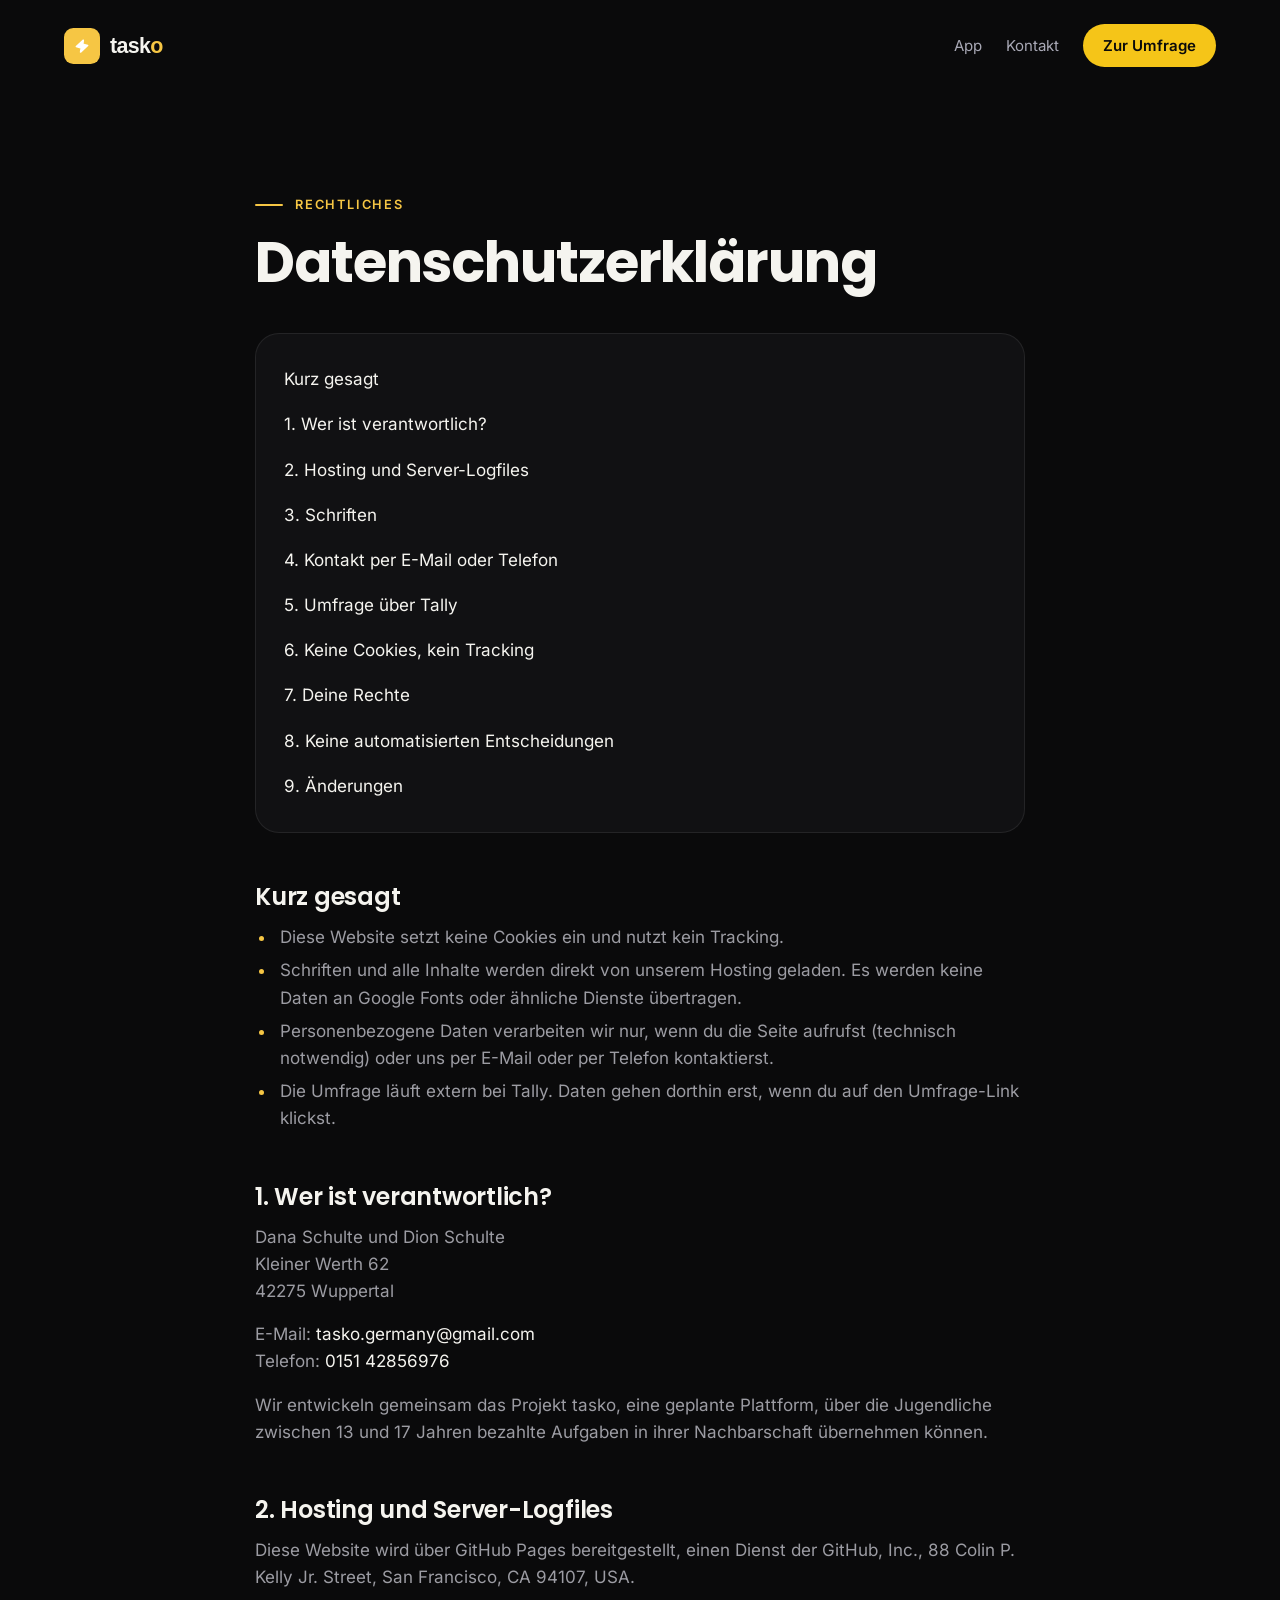
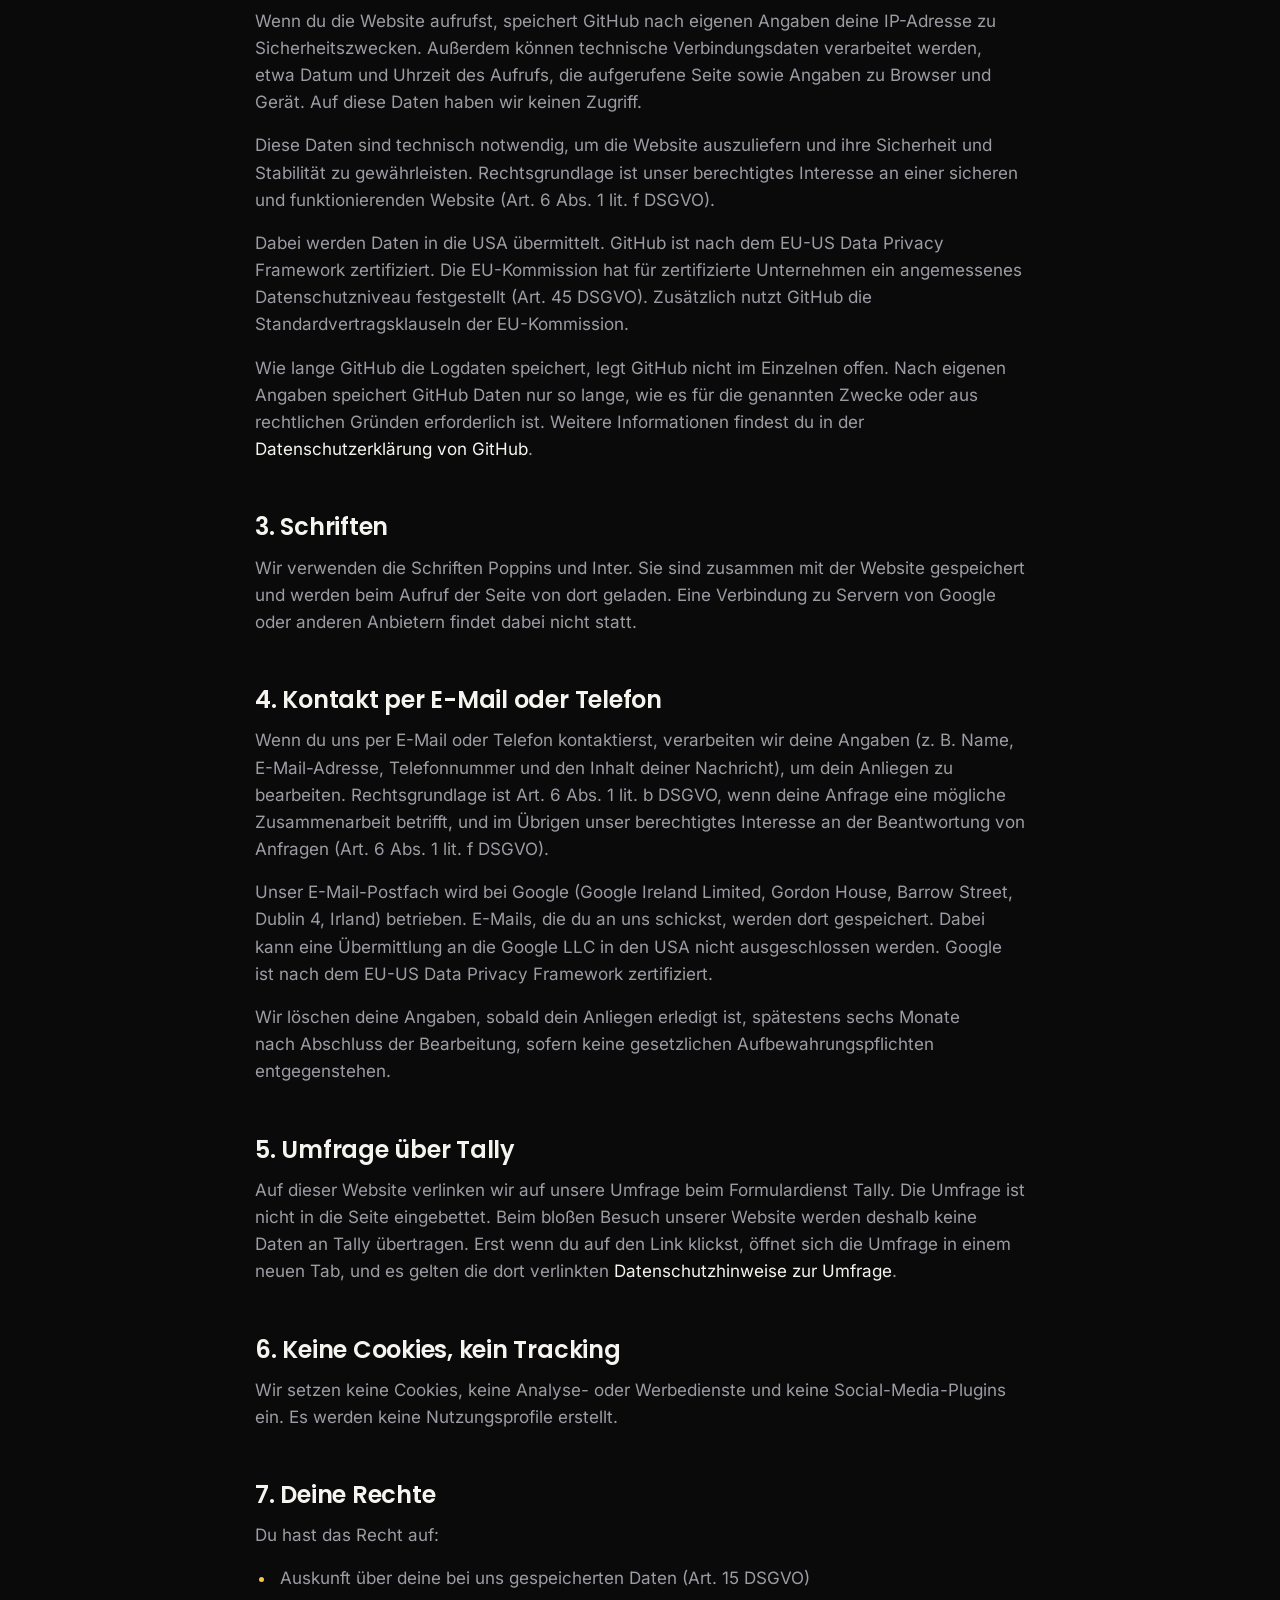
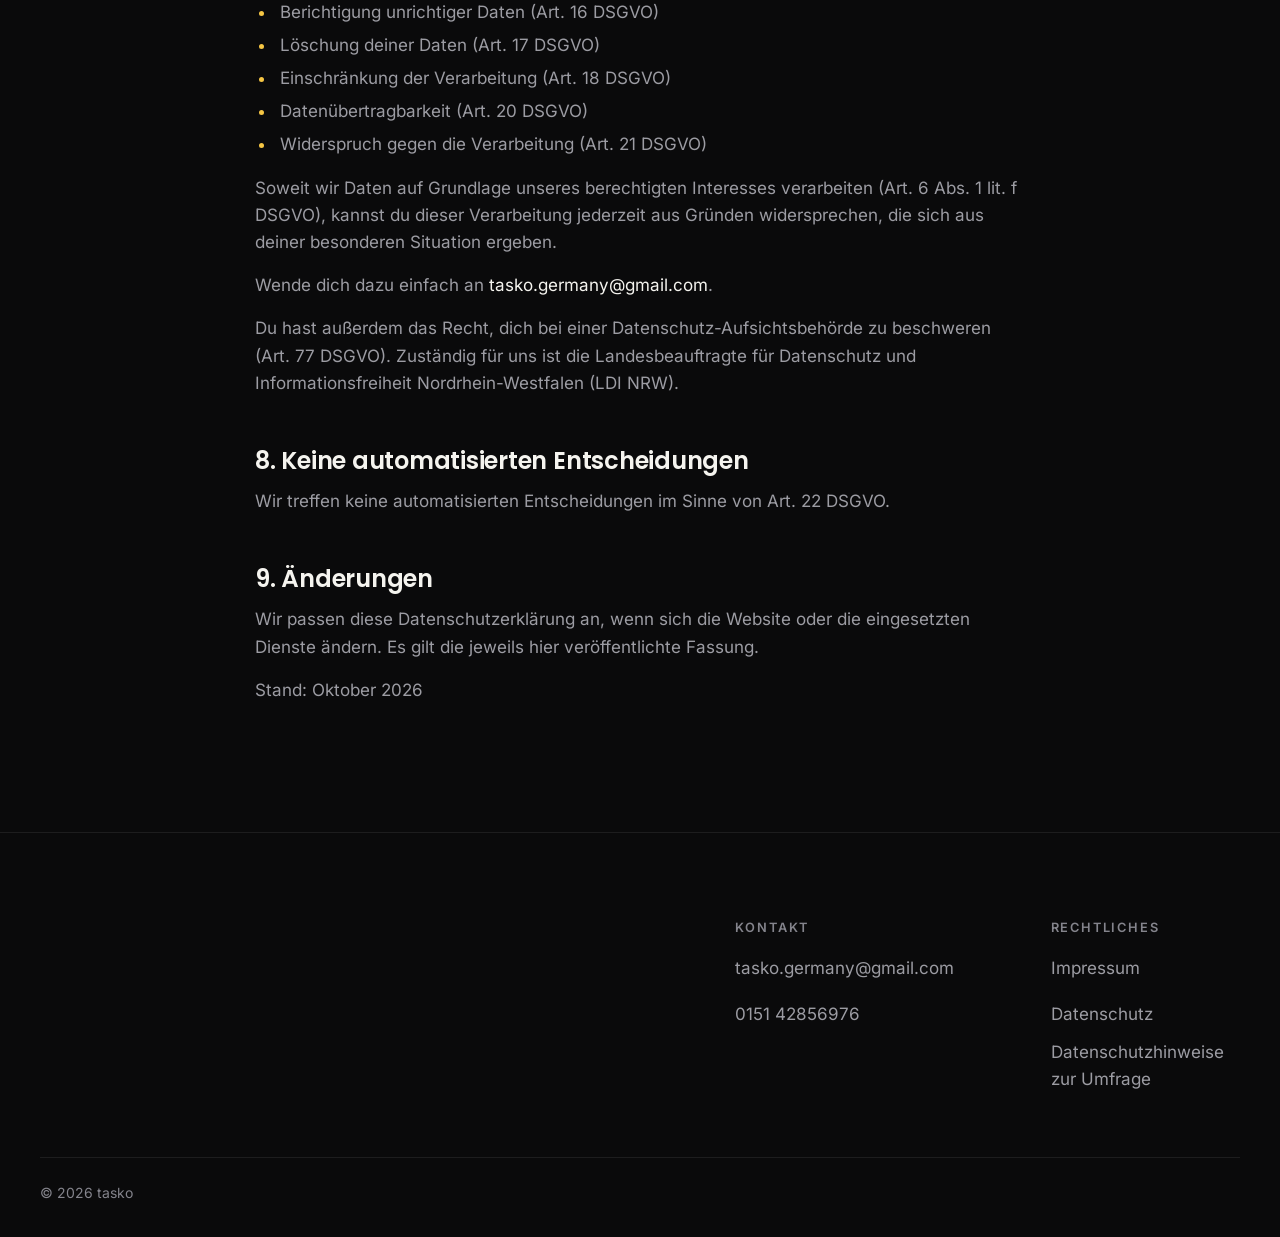
<file: datenschutz/index.html>
<!doctype html>
<html lang="de">
<head>
  <meta charset="utf-8">
  <meta name="viewport" content="width=device-width, initial-scale=1, viewport-fit=cover">
  <!-- Sicherheit (GitHub Pages erlaubt keine eigenen HTTP-Header, daher per Meta; frame-ancestors geht per Meta nicht) -->
  <meta http-equiv="Content-Security-Policy" content="default-src 'self'; img-src 'self' data:; font-src 'self'; style-src 'self'; script-src 'none'; form-action 'none'; base-uri 'self'; object-src 'none'">
  <meta name="referrer" content="strict-origin-when-cross-origin">
  <title>Datenschutz | tasko</title>
  <meta name="description" content="Datenschutzerklärung von tasko: welche Daten wir verarbeiten und welche Rechte du hast.">
  <meta name="color-scheme" content="dark">
  <meta name="theme-color" content="#0A0A0B">
  <link rel="canonical" href="https://taskoapp.de/datenschutz/">

  <link rel="preload" href="/assets/fonts/poppins-700.woff2" as="font" type="font/woff2" crossorigin>
  <link rel="preload" href="/assets/fonts/inter-400.woff2" as="font" type="font/woff2" crossorigin>
  <link rel="stylesheet" href="/assets/css/style.css?v=12">
  <link rel="stylesheet" href="/assets/css/header.css?v=1">

  <link rel="icon" href="/favicon.svg" type="image/svg+xml">
  <link rel="apple-touch-icon" href="/apple-touch-icon.png">

</head>
<body>
  <svg width="0" height="0" class="visually-hidden" aria-hidden="true" focusable="false">
    <symbol id="i-arrow" viewBox="0 0 16 16">
      <path d="M4.5 11.5 11.5 4.5M5.5 4.5h6v6"/>
    </symbol>
  </svg>

  <a class="skip-link" href="#main">Zum Inhalt springen</a>

  <!-- ========== Kopfzeile ========== -->
  <header class="topbar">
    <a class="topbar__brand" href="/" aria-label="tasko, zur Startseite">
      <img class="topbar__badge" src="/assets/img/logo/tasko-badge.svg" decoding="async" alt="" width="36" height="36">
      <img class="topbar__wordmark" src="/assets/img/logo/tasko-wordmark.svg" decoding="async" alt="" width="75" height="24">
    </a>
    <nav class="topbar__nav" aria-label="Hauptnavigation">
      <a class="topbar__link" href="/#app">App</a>
      <a class="topbar__link" href="/#kontakt">Kontakt</a>
      <a class="topbar__cta" href="https://tally.so/r/EkyG24" target="_blank" rel="noopener">Zur Umfrage<span class="visually-hidden"> (öffnet in neuem Tab)</span></a>
    </nav>
  </header>

  <main id="main" tabindex="-1">
    <article class="legal container" aria-labelledby="legal-title">
      <p class="eyebrow">Rechtliches</p>
      <h1 id="legal-title">Datenschutz&shy;erklärung</h1>

      <!-- TODO: vor Veröffentlichung rechtlich prüfen und mit eRecht24 gegenchecken -->

      <nav class="legal__toc" aria-label="Inhalt">
        <ol role="list">
          <li><a class="link" href="#kurz">Kurz gesagt</a></li>
          <li><a class="link" href="#verantwortlich">1. Wer ist verantwortlich?</a></li>
          <li><a class="link" href="#hosting">2. Hosting und Server-Logfiles</a></li>
          <li><a class="link" href="#schriften">3. Schriften</a></li>
          <li><a class="link" href="#kontakt">4. Kontakt per E-Mail oder Telefon</a></li>
          <li><a class="link" href="#umfrage">5. Umfrage über Tally</a></li>
          <li><a class="link" href="#cookies">6. Keine Cookies, kein Tracking</a></li>
          <li><a class="link" href="#rechte">7. Deine Rechte</a></li>
          <li><a class="link" href="#entscheidungen">8. Keine automatisierten Entscheidungen</a></li>
          <li><a class="link" href="#aenderungen">9. Änderungen</a></li>
        </ol>
      </nav>

      <h2 id="kurz">Kurz gesagt</h2>
      <ul>
        <li>Diese Website setzt keine Cookies ein und nutzt kein Tracking.</li>
        <li>Schriften und alle Inhalte werden direkt von unserem Hosting geladen. Es werden keine Daten an Google Fonts oder ähnliche Dienste übertragen.</li>
        <li>Personenbezogene Daten verarbeiten wir nur, wenn du die Seite aufrufst (technisch notwendig) oder uns per E-Mail oder per Telefon kontaktierst.</li>
        <li>Die Umfrage läuft extern bei Tally. Daten gehen dorthin erst, wenn du auf den Umfrage-Link klickst.</li>
      </ul>

      <h2 id="verantwortlich">1. Wer ist verantwortlich?</h2>
      <p>Dana Schulte und Dion Schulte<br>
      Kleiner Werth 62<br>
      42275 Wuppertal</p>
      <p>E-Mail: <a class="link" href="mailto:tasko.germany@gmail.com">tasko.germany@gmail.com</a><br>
      Telefon: <a class="link" href="tel:+4915142856976">0151 42856976</a></p>
      <p>Wir entwickeln gemeinsam das Projekt tasko, eine geplante Plattform, über die Jugendliche zwischen 13 und 17 Jahren bezahlte Aufgaben in ihrer Nachbarschaft übernehmen können.</p>

      <h2 id="hosting">2. Hosting und Server-Logfiles</h2>
      <p>Diese Website wird über GitHub Pages bereitgestellt, einen Dienst der GitHub, Inc., 88 Colin P. Kelly Jr. Street, San Francisco, CA 94107, USA.</p>
      <p>Wenn du die Website aufrufst, speichert GitHub nach eigenen Angaben deine IP-Adresse zu Sicherheitszwecken. Außerdem können technische Verbindungsdaten verarbeitet werden, etwa Datum und Uhrzeit des Aufrufs, die aufgerufene Seite sowie Angaben zu Browser und Gerät. Auf diese Daten haben wir keinen Zugriff.</p>
      <p>Diese Daten sind technisch notwendig, um die Website auszuliefern und ihre Sicherheit und Stabilität zu gewährleisten. Rechtsgrundlage ist unser berechtigtes Interesse an einer sicheren und funktionierenden Website (Art. 6 Abs. 1 lit. f DSGVO).</p>
      <p>Dabei werden Daten in die USA übermittelt. GitHub ist nach dem EU-US Data Privacy Framework zertifiziert. Die EU-Kommission hat für zertifizierte Unternehmen ein angemessenes Datenschutzniveau festgestellt (Art. 45 DSGVO). Zusätzlich nutzt GitHub die Standardvertragsklauseln der EU-Kommission.</p>
      <p>Wie lange GitHub die Logdaten speichert, legt GitHub nicht im Einzelnen offen. Nach eigenen Angaben speichert GitHub Daten nur so lange, wie es für die genannten Zwecke oder aus rechtlichen Gründen erforderlich ist. Weitere Informationen findest du in der <a class="link" href="https://docs.github.com/de/site-policy/privacy-policies/github-general-privacy-statement" target="_blank" rel="noopener">Datenschutzerklärung von GitHub</a>.</p>

      <h2 id="schriften">3. Schriften</h2>
      <p>Wir verwenden die Schriften Poppins und Inter. Sie sind zusammen mit der Website gespeichert und werden beim Aufruf der Seite von dort geladen. Eine Verbindung zu Servern von Google oder anderen Anbietern findet dabei nicht statt.</p>

      <h2 id="kontakt">4. Kontakt per E-Mail oder Telefon</h2>
      <p>Wenn du uns per E-Mail oder Telefon kontaktierst, verarbeiten wir deine Angaben (z. B. Name, E-Mail-Adresse, Telefonnummer und den Inhalt deiner Nachricht), um dein Anliegen zu bearbeiten. Rechtsgrundlage ist Art. 6 Abs. 1 lit. b DSGVO, wenn deine Anfrage eine mögliche Zusammenarbeit betrifft, und im Übrigen unser berechtigtes Interesse an der Beantwortung von Anfragen (Art. 6 Abs. 1 lit. f DSGVO).</p>
      <p>Unser E-Mail-Postfach wird bei Google (Google Ireland Limited, Gordon House, Barrow Street, Dublin 4, Irland) betrieben. E-Mails, die du an uns schickst, werden dort gespeichert. Dabei kann eine Übermittlung an die Google LLC in den USA nicht ausgeschlossen werden. Google ist nach dem EU-US Data Privacy Framework zertifiziert.</p>
      <p>Wir löschen deine Angaben, sobald dein Anliegen erledigt ist, spätestens sechs Monate nach Abschluss der Bearbeitung, sofern keine gesetzlichen Aufbewahrungspflichten entgegenstehen.</p>

      <h2 id="umfrage">5. Umfrage über Tally</h2>
      <p>Auf dieser Website verlinken wir auf unsere Umfrage beim Formulardienst Tally. Die Umfrage ist nicht in die Seite eingebettet. Beim bloßen Besuch unserer Website werden deshalb keine Daten an Tally übertragen. Erst wenn du auf den Link klickst, öffnet sich die Umfrage in einem neuen Tab, und es gelten die dort verlinkten <a class="link" href="/datenschutz-umfrage/">Datenschutzhinweise zur Umfrage</a>.</p>

      <h2 id="cookies">6. Keine Cookies, kein Tracking</h2>
      <p>Wir setzen keine Cookies, keine Analyse- oder Werbedienste und keine Social-Media-Plugins ein. Es werden keine Nutzungsprofile erstellt.</p>

      <h2 id="rechte">7. Deine Rechte</h2>
      <p>Du hast das Recht auf:</p>
      <ul>
        <li>Auskunft über deine bei uns gespeicherten Daten (Art. 15 DSGVO)</li>
        <li>Berichtigung unrichtiger Daten (Art. 16 DSGVO)</li>
        <li>Löschung deiner Daten (Art. 17 DSGVO)</li>
        <li>Einschränkung der Verarbeitung (Art. 18 DSGVO)</li>
        <li>Datenübertragbarkeit (Art. 20 DSGVO)</li>
        <li>Widerspruch gegen die Verarbeitung (Art. 21 DSGVO)</li>
      </ul>
      <p>Soweit wir Daten auf Grundlage unseres berechtigten Interesses verarbeiten (Art. 6 Abs. 1 lit. f DSGVO), kannst du dieser Verarbeitung jederzeit aus Gründen widersprechen, die sich aus deiner besonderen Situation ergeben.</p>
      <p>Wende dich dazu einfach an <a class="link" href="mailto:tasko.germany@gmail.com">tasko.germany@gmail.com</a>.</p>
      <p>Du hast außerdem das Recht, dich bei einer Datenschutz-Aufsichtsbehörde zu beschweren (Art. 77 DSGVO). Zuständig für uns ist die Landesbeauftragte für Datenschutz und Informationsfreiheit Nordrhein-Westfalen (LDI NRW).</p>

      <h2 id="entscheidungen">8. Keine automatisierten Entscheidungen</h2>
      <p>Wir treffen keine automatisierten Entscheidungen im Sinne von Art. 22 DSGVO.</p>

      <h2 id="aenderungen">9. Änderungen</h2>
      <p>Wir passen diese Datenschutzerklärung an, wenn sich die Website oder die eingesetzten Dienste ändern. Es gilt die jeweils hier veröffentlichte Fassung.</p>
      <p>Stand: Oktober 2026</p>
    </article>
  </main>

  <!-- ========== Footer ========== -->
  <footer class="site-footer">
    <div class="container">
      <div class="footer__grid">
        <div class="footer__brand">
          <a class="footer__logo" href="/" aria-label="tasko, zur Startseite">
            <!-- TODO: höher aufgelöste Datei bzw. SVG des gestapelten Logos nachliefern (aktuell 264×278 px) -->
            <img class="footer__logo-img" src="/assets/img/logo/tasko-logo-dark.png" alt="" width="264" height="278" loading="lazy" decoding="async">
          </a>
        </div>

        <div class="footer__col">
          <h2>Kontakt</h2>
          <ul role="list">
            <li><a class="link" href="mailto:tasko.germany@gmail.com">tasko.germany@gmail.com</a></li>
            <li><a class="link" href="tel:+4915142856976">0151 42856976</a></li>
          </ul>
        </div>

        <div class="footer__col">
          <h2>Rechtliches</h2>
          <ul role="list">
            <li><a class="link" href="/impressum/">Impressum</a></li>
            <li><a class="link" href="/datenschutz/">Datenschutz</a></li>
            <li><a class="link" href="/datenschutz-umfrage/">Datenschutzhinweise zur Umfrage</a></li>
          </ul>
        </div>
      </div>

      <div class="footer__bottom">
        <p>© 2026 tasko</p>
      </div>
    </div>
  </footer>
</body>
</html>
</file>
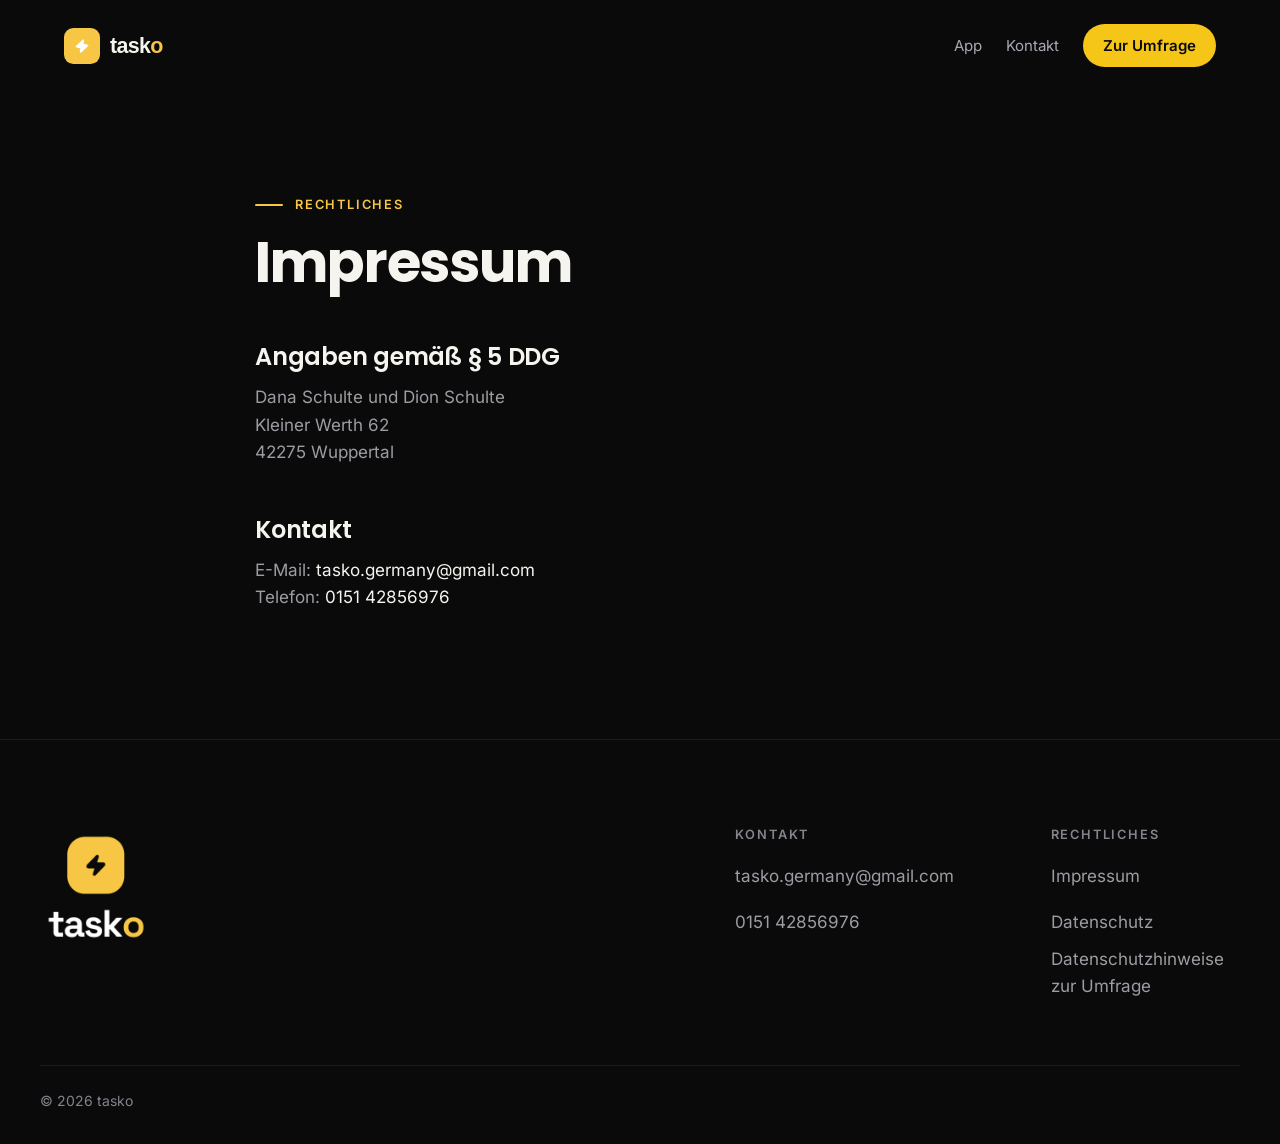
<file: impressum/index.html>
<!doctype html>
<html lang="de">
<head>
  <meta charset="utf-8">
  <meta name="viewport" content="width=device-width, initial-scale=1, viewport-fit=cover">
  <!-- Sicherheit (GitHub Pages erlaubt keine eigenen HTTP-Header, daher per Meta; frame-ancestors geht per Meta nicht) -->
  <meta http-equiv="Content-Security-Policy" content="default-src 'self'; img-src 'self' data:; font-src 'self'; style-src 'self'; script-src 'none'; form-action 'none'; base-uri 'self'; object-src 'none'">
  <meta name="referrer" content="strict-origin-when-cross-origin">
  <title>Impressum | tasko</title>
  <meta name="description" content="Impressum von tasko: Angaben gemäß § 5 DDG und Kontakt.">
  <meta name="color-scheme" content="dark">
  <meta name="theme-color" content="#0A0A0B">
  <link rel="canonical" href="https://taskoapp.de/impressum/">

  <link rel="preload" href="/assets/fonts/poppins-700.woff2" as="font" type="font/woff2" crossorigin>
  <link rel="preload" href="/assets/fonts/inter-400.woff2" as="font" type="font/woff2" crossorigin>
  <link rel="stylesheet" href="/assets/css/style.css?v=12">
  <link rel="stylesheet" href="/assets/css/header.css?v=1">

  <link rel="icon" href="/favicon.svg" type="image/svg+xml">
  <link rel="apple-touch-icon" href="/apple-touch-icon.png">

</head>
<body>
  <svg width="0" height="0" class="visually-hidden" aria-hidden="true" focusable="false">
    <symbol id="i-arrow" viewBox="0 0 16 16">
      <path d="M4.5 11.5 11.5 4.5M5.5 4.5h6v6"/>
    </symbol>
  </svg>

  <a class="skip-link" href="#main">Zum Inhalt springen</a>

  <!-- ========== Kopfzeile ========== -->
  <header class="topbar">
    <a class="topbar__brand" href="/" aria-label="tasko, zur Startseite">
      <img class="topbar__badge" src="/assets/img/logo/tasko-badge.svg" decoding="async" alt="" width="36" height="36">
      <img class="topbar__wordmark" src="/assets/img/logo/tasko-wordmark.svg" decoding="async" alt="" width="75" height="24">
    </a>
    <nav class="topbar__nav" aria-label="Hauptnavigation">
      <a class="topbar__link" href="/#app">App</a>
      <a class="topbar__link" href="/#kontakt">Kontakt</a>
      <a class="topbar__cta" href="https://tally.so/r/EkyG24" target="_blank" rel="noopener">Zur Umfrage<span class="visually-hidden"> (öffnet in neuem Tab)</span></a>
    </nav>
  </header>

  <main id="main" tabindex="-1">
    <article class="legal container" aria-labelledby="legal-title">
      <p class="eyebrow">Rechtliches</p>
      <h1 id="legal-title">Impressum</h1>

      <!-- TODO: nach Gründung auf Gesellschaft umstellen -->

      <h2>Angaben gemäß § 5 DDG</h2>
      <p>Dana Schulte und Dion Schulte<br>
      Kleiner Werth 62<br>
      42275 Wuppertal</p>

      <h2>Kontakt</h2>
      <p>E-Mail: <a class="link" href="mailto:tasko.germany@gmail.com">tasko.germany@gmail.com</a><br>
      Telefon: <a class="link" href="tel:+4915142856976">0151 42856976</a></p>
    </article>
  </main>

  <!-- ========== Footer ========== -->
  <footer class="site-footer">
    <div class="container">
      <div class="footer__grid">
        <div class="footer__brand">
          <a class="footer__logo" href="/" aria-label="tasko, zur Startseite">
            <!-- TODO: höher aufgelöste Datei bzw. SVG des gestapelten Logos nachliefern (aktuell 264×278 px) -->
            <img class="footer__logo-img" src="/assets/img/logo/tasko-logo-dark.png" alt="" width="264" height="278" loading="lazy" decoding="async">
          </a>
        </div>

        <div class="footer__col">
          <h2>Kontakt</h2>
          <ul role="list">
            <li><a class="link" href="mailto:tasko.germany@gmail.com">tasko.germany@gmail.com</a></li>
            <li><a class="link" href="tel:+4915142856976">0151 42856976</a></li>
          </ul>
        </div>

        <div class="footer__col">
          <h2>Rechtliches</h2>
          <ul role="list">
            <li><a class="link" href="/impressum/">Impressum</a></li>
            <li><a class="link" href="/datenschutz/">Datenschutz</a></li>
            <li><a class="link" href="/datenschutz-umfrage/">Datenschutzhinweise zur Umfrage</a></li>
          </ul>
        </div>
      </div>

      <div class="footer__bottom">
        <p>© 2026 tasko</p>
      </div>
    </div>
  </footer>
</body>
</html>
</file>
<file: assets/css/home.css>
/* ==========================================================================
   tasko – Startseite
   Eigene Datei, damit style.css (Rechtsseiten, 404) unverändert bleibt.
   Werte 1:1 aus der abgestimmten Vorlage.
   ========================================================================== */

/* Schriften (selbst gehostet, keine Verbindung zu Google) */
@font-face {
  font-family: "Poppins";
  src: url("/assets/fonts/poppins-600.woff2") format("woff2");
  font-weight: 600;
  font-style: normal;
  font-display: swap;
}
@font-face {
  font-family: "Poppins";
  src: url("/assets/fonts/poppins-700.woff2") format("woff2");
  font-weight: 700;
  font-style: normal;
  font-display: swap;
}
@font-face {
  font-family: "Inter";
  src: url("/assets/fonts/inter-400.woff2") format("woff2");
  font-weight: 400;
  font-style: normal;
  font-display: swap;
}
@font-face {
  font-family: "Inter";
  src: url("/assets/fonts/inter-500.woff2") format("woff2");
  font-weight: 500;
  font-style: normal;
  font-display: swap;
}
@font-face {
  font-family: "Inter";
  src: url("/assets/fonts/inter-600.woff2") format("woff2");
  font-weight: 600;
  font-style: normal;
  font-display: swap;
}

:root {
  --bg: #0A0A0B;
  --bg-alt: #111115;
  --line-alt: #1E1E25;
  --card: #16161B;
  --card-line: #26262E;
  --muted-card: #131317;
  --muted-card-line: #22222A;
  --accent: #F5C518;
  --accent-hover: #FFD84D;
  --text: #F2F2F5;
  --body: #B9B9C6;
  --body-light: #D6D6DE;
  --caption: #E6E6EC;
  --secondary: #A9A9B6;
  --dimmed: #9A9AA8;
  --small: #8E8E9C;
  --font-head: "Poppins", system-ui, sans-serif;
  --font-body: "Inter", system-ui, sans-serif;
}

/* ---------- Basis ---------- */
*, *::before, *::after { box-sizing: border-box; }

@media (prefers-reduced-motion: no-preference) {
  html { scroll-behavior: smooth; }
}

body {
  margin: 0;
  background: var(--bg);
  color: var(--text);
  font-family: var(--font-body);
  -webkit-font-smoothing: antialiased;
  -moz-osx-font-smoothing: grayscale;
  text-size-adjust: 100%;
}

img { max-width: 100%; }
h1, h2, h3, p, figure { margin: 0; }

a { color: var(--accent); }
a:hover { color: var(--accent-hover); }
a:focus-visible {
  outline: 2px solid var(--accent);
  outline-offset: 3px;
  border-radius: 4px;
}
main:focus { outline: none; }

.visually-hidden {
  position: absolute !important;
  width: 1px;
  height: 1px;
  padding: 0;
  margin: -1px;
  overflow: hidden;
  clip: rect(0 0 0 0);
  white-space: nowrap;
  border: 0;
}

.skip-link {
  position: fixed;
  top: 12px;
  left: 12px;
  z-index: 1000;
  padding: 12px 20px;
  border-radius: 999px;
  background: var(--accent);
  color: var(--bg);
  font-weight: 600;
  text-decoration: none;
  transform: translateY(-160%);
}
.skip-link:focus-visible { transform: translateY(0); }
.skip-link:hover { color: var(--bg); }

.wrap {
  max-width: 1200px;
  margin: 0 auto;
  padding-left: 24px;
  padding-right: 24px;
}

.eyebrow {
  color: var(--accent);
  font-weight: 600;
  font-size: 14px;
  letter-spacing: 0.14em;
  text-transform: uppercase;
}
.eyebrow--sm { font-size: 13px; }
.eyebrow--grey { color: var(--small); }

.h-section {
  font-family: var(--font-head);
  font-weight: 700;
  font-size: clamp(30px, 4vw, 48px);
  line-height: 1.12;
  letter-spacing: -0.02em;
}

.hl { color: var(--accent); }

.btn {
  display: inline-block;
  background: var(--accent);
  color: var(--bg);
  text-decoration: none;
  font-weight: 600;
  border-radius: 999px;
  padding: 14px 24px;
}
.btn:hover { background: var(--accent-hover); color: var(--bg); }
.btn:focus-visible { border-radius: 999px; }

.card {
  background: var(--card);
  border: 1px solid var(--card-line);
  border-radius: 18px;
}
.card--muted {
  background: var(--muted-card);
  border-color: var(--muted-card-line);
}
.card--accent { border-color: var(--accent); }

.band {
  background: var(--bg-alt);
  border-top: 1px solid var(--line-alt);
  border-bottom: 1px solid var(--line-alt);
}

/* 1. Kopfzeile: siehe header.css (gemeinsam mit den Unterseiten) */

/* ---------- 2. Wie alles anfing ---------- */
.story {
  padding-top: 72px;
  padding-bottom: 96px;
  display: flex;
  flex-wrap: wrap;
  gap: 56px;
  align-items: center;
}
.story__text {
  flex: 1 1 440px;
  min-width: 0;
  display: flex;
  flex-direction: column;
  gap: 28px;
}
.story__title {
  font-family: var(--font-head);
  font-weight: 700;
  font-size: clamp(32px, 4.2vw, 48px);
  line-height: 1.1;
  letter-spacing: -0.02em;
}
.story__body {
  font-size: 19px;
  line-height: 1.65;
  color: var(--body);
  max-width: 560px;
}
.story__punch {
  font-family: var(--font-head);
  font-weight: 700;
  font-size: clamp(22px, 2.4vw, 28px);
  line-height: 1.3;
  color: var(--accent);
  max-width: 560px;
}
.story__media {
  flex: 1 1 440px;
  min-width: 0;
  display: flex;
  flex-direction: column;
  gap: 16px;
}
.story__photos { display: flex; gap: 16px; }
.story__photos picture { flex: 1 1 0; min-width: 0; display: block; }
.story__photos picture:last-child { margin-top: 40px; }
.story__photos img {
  display: block;
  width: 100%;
  height: auto;
  aspect-ratio: 245 / 358;
  object-fit: cover;
  border-radius: 18px;
}

.today {
  padding: 22px 24px;
  display: flex;
  flex-wrap: wrap;
  gap: 24px;
}
.today > .eyebrow { width: 100%; }
.today__person { flex: 1 1 180px; }
.today__name {
  margin-bottom: 4px;
  color: var(--accent);
  font-weight: 600;
  font-size: 17px;
}
.today__degree {
  margin-bottom: 10px;
  color: var(--body-light);
  font-size: 15px;
  line-height: 1.45;
}
.today__degree a {
  color: var(--body-light);
  text-decoration: underline;
  text-underline-offset: 3px;
}
.today__degree a:hover { color: var(--text); }
.today__role {
  color: var(--secondary);
  font-size: 15px;
  line-height: 1.55;
}
.today__together {
  width: 100%;
  padding-top: 18px;
  border-top: 1px solid var(--card-line);
  color: var(--caption);
  font-size: 15px;
  line-height: 1.55;
}

/* ---------- 3. Zitat ---------- */
.quote {
  max-width: 1000px;
  margin: 0 auto;
  padding: 112px 24px;
  display: flex;
  flex-direction: column;
  gap: 28px;
}
.quote__title {
  font-family: var(--font-head);
  font-weight: 700;
  font-size: clamp(32px, 4.6vw, 56px);
  line-height: 1.12;
  letter-spacing: -0.02em;
}
.quote__body {
  font-size: 19px;
  line-height: 1.65;
  color: var(--body);
  max-width: 680px;
}

/* ---------- Screens (App, Geld) ---------- */
.screens {
  display: flex;
  flex-wrap: wrap;
  justify-content: center;
}
.screen {
  display: flex;
  flex-direction: column;
  gap: 14px;
  align-items: center;
  min-width: 0;
}
.screen img {
  display: block;
  width: 100%;
  height: auto;
}
.screen figcaption {
  font-weight: 600;
  font-size: 16px;
  color: var(--caption);
  text-align: center;
}

/* ---------- 4. Die App ---------- */
.app {
  padding-top: 112px;
  padding-bottom: 48px;
  display: flex;
  flex-direction: column;
  gap: 56px;
}
.app__head {
  display: flex;
  flex-direction: column;
  gap: 16px;
  max-width: 760px;
}
.app .screens { gap: 28px; }
.app .screen { flex: 1 1 220px; max-width: 260px; }

/* ---------- 5. Geld verstehen ---------- */
.money {
  padding-top: 64px;
  padding-bottom: 112px;
  display: flex;
  flex-wrap: wrap;
  gap: 56px;
  align-items: center;
}
.money__text {
  flex: 1 1 360px;
  min-width: 0;
  display: flex;
  flex-direction: column;
  gap: 22px;
}
.money__text .h-section { line-height: 1.1; }
.money__body {
  font-size: 18px;
  line-height: 1.65;
  color: var(--body);
}
.money__body strong { color: var(--text); }
.money__note { font-size: 14px; color: var(--small); }
.money .screens { flex: 2 1 560px; min-width: 0; gap: 24px; }
.money .screen { flex: 1 1 180px; max-width: 240px; }

/* ---------- 6. Safety by Design ---------- */
.safety {
  padding-bottom: 112px;
  display: flex;
  flex-direction: column;
  gap: 40px;
}
.safety__head {
  display: flex;
  flex-direction: column;
  gap: 16px;
  max-width: 820px;
}
.compare { display: flex; flex-wrap: wrap; gap: 20px; }
.compare__card {
  flex: 1 1 360px;
  min-width: 0;
  padding: 32px;
  display: flex;
  flex-direction: column;
  gap: 12px;
}
.compare__card h3 {
  font-family: var(--font-head);
  font-weight: 600;
  font-size: 24px;
}
.compare__card p { font-size: 17px; line-height: 1.6; }
.compare__card.card--muted h3,
.compare__card.card--muted p { color: var(--dimmed); }
.compare__card.card--accent { border-width: 1.5px; }
.compare__card.card--accent h3 { color: var(--accent); }
.compare__card.card--accent p { color: var(--caption); }

.checks { display: flex; flex-direction: column; gap: 16px; }
.checks__intro { font-size: 17px; line-height: 1.6; color: var(--body); }
.checks__grid {
  display: grid;
  grid-template-columns: repeat(auto-fit, minmax(220px, 1fr));
  gap: 16px;
}
.check {
  border-radius: 16px;
  padding: 22px;
  display: flex;
  flex-direction: column;
  gap: 8px;
}
.check__num {
  color: var(--accent);
  font-family: var(--font-head);
  font-weight: 600;
  font-size: 14px;
}
.check h3 {
  font-family: var(--font-head);
  font-weight: 600;
  font-size: 18px;
  color: var(--text);
}
.check__text {
  font-size: 15px;
  line-height: 1.55;
  color: var(--secondary);
  flex: 1 1 auto;
}
.check__law { margin-top: 6px; font-size: 13px; color: var(--small); }
.checks__note { font-size: 13px; color: var(--small); }

/* ---------- 7. Was wir vorhaben ---------- */
.plan {
  padding-top: 112px;
  padding-bottom: 112px;
  display: flex;
  flex-direction: column;
  gap: 48px;
}
.plan__head {
  display: flex;
  flex-direction: column;
  gap: 16px;
  max-width: 820px;
}
.plan__intro {
  margin-top: 8px;
  font-size: 19px;
  line-height: 1.65;
  color: var(--body);
  max-width: 820px;
}
.phases { display: flex; flex-wrap: wrap; gap: 20px; }
.phase {
  flex: 1 1 280px;
  min-width: 0;
  padding: 28px;
  display: flex;
  flex-direction: column;
  gap: 12px;
}
.phase h3 {
  font-family: var(--font-head);
  font-weight: 600;
  font-size: 22px;
  line-height: 1.25;
}
.phase p:last-child { font-size: 16px; line-height: 1.6; color: var(--body); }

/* ---------- 8. Mach mit ---------- */
.contact {
  padding-top: 112px;
  padding-bottom: 112px;
  display: flex;
  flex-wrap: wrap;
  gap: 48px;
  align-items: flex-start;
}
.contact__main {
  flex: 1 1 420px;
  min-width: 0;
  display: flex;
  flex-direction: column;
  gap: 20px;
}
.contact__main .h-section { font-size: clamp(30px, 4vw, 44px); line-height: 1.15; }
.contact__text { font-size: 18px; line-height: 1.65; color: var(--body); }
.contact__actions { display: flex; flex-wrap: wrap; gap: 12px; }
.contact__card {
  flex: 1 1 320px;
  min-width: 0;
  padding: 28px;
  display: flex;
  flex-direction: column;
  align-items: flex-start;
  gap: 14px;
}
.contact__card h3 { font-family: var(--font-head); font-weight: 600; font-size: 22px; }
.contact__card p { font-size: 16px; line-height: 1.6; color: var(--body); }
.contact__card a { font-size: 17px; font-weight: 500; overflow-wrap: anywhere; }

/* ---------- 9. Footer ---------- */
.footer { border-top: 1px solid var(--line-alt); }
.footer__inner {
  padding-top: 32px;
  padding-bottom: 32px;
  display: flex;
  flex-wrap: wrap;
  gap: 20px;
  justify-content: space-between;
  align-items: center;
  font-size: 14px;
  color: var(--small);
}
.footer__links { display: flex; flex-wrap: wrap; gap: 20px; }
.footer__links a { color: var(--small); }
.footer__links a:hover { color: var(--text); }

/* ---------- Handy: Screens zu zweit nebeneinander ---------- */
@media (max-width: 599px) {
  .app .screens,
  .money .screens { gap: 24px 16px; }
  .app .screen,
  .money .screen { flex: 0 1 calc(50% - 8px); max-width: none; }
}

/* ==========================================================================
   Animationen (nur CSS)
   Alles steht in prefers-reduced-motion: no-preference. Bei „reduce“ gibt
   es weder Animationen noch Übergänge. Einblenden läuft über `translate`,
   Hover über `transform`, damit sich beides nicht gegenseitig überschreibt.
   ========================================================================== */
@media (prefers-reduced-motion: no-preference) {
  @keyframes rise {
    from { opacity: 0; translate: 0 16px; }
    to   { opacity: 1; translate: 0 0; }
  }

  /* Einstieg beim Laden, leicht versetzt */
  .story__text > *,
  .story__photos img {
    animation: rise 600ms cubic-bezier(0.22, 1, 0.36, 1) both;
  }
  .story__text > :nth-child(1) { animation-delay: 0ms; }
  .story__text > :nth-child(2) { animation-delay: 90ms; }
  .story__text > :nth-child(3) { animation-delay: 180ms; }
  .story__text > :nth-child(4) { animation-delay: 270ms; }
  .story__photos picture:nth-child(1) img { animation-delay: 220ms; }
  .story__photos picture:nth-child(2) img { animation-delay: 340ms; }

  /* Hover: dezent anheben, Rahmen etwas heller */
  .btn,
  .card,
  .screen {
    transition:
      transform 220ms cubic-bezier(0.22, 1, 0.36, 1),
      background-color 220ms ease,
      border-color 220ms ease;
  }
  @media (hover: hover) {
    .btn:hover { transform: translateY(-2px); }
    .card:hover { transform: translateY(-3px); border-color: #34343E; }
    .card--muted:hover { border-color: #30303A; }
    .card--accent:hover { border-color: var(--accent-hover); }
    .screen:hover { transform: translateY(-4px); }
  }
}

/* Beim Scrollen: nur mit Browser-Unterstützung, sonst ist alles sofort sichtbar.
   Bereiche mit `cover` statt `entry`, damit der Versatz in Rastern deutlich wird. */
@supports (animation-timeline: view()) {
  @media (prefers-reduced-motion: no-preference) {
    @keyframes rise-lg {
      from { opacity: 0; translate: 0 32px; }
      to   { opacity: 1; translate: 0 0; }
    }
    @keyframes screen-in {
      from { opacity: 0; translate: 0 40px; scale: 0.94; }
      to   { opacity: 1; translate: 0 0; scale: 1; }
    }
    @keyframes fade {
      from { opacity: 0; }
      to   { opacity: 1; }
    }

    /* Überschriften und einzelne Karten */
    .app__head > .eyebrow,
    .safety__head > .eyebrow,
    .plan__head > .eyebrow,
    .contact__main > .eyebrow,
    .h-section,
    .card {
      animation: rise both cubic-bezier(0.22, 1, 0.36, 1);
      animation-timeline: view();
      animation-range: entry 0% entry 70%;
    }

    /* Zitat: Überschrift langsam, der gelbe Teil kurz danach */
    .quote__title {
      animation: rise both cubic-bezier(0.22, 1, 0.36, 1);
      animation-timeline: view();
      animation-range: cover 0% cover 32%;
    }
    .quote__title .hl {
      animation: fade both ease-out;
      animation-timeline: view();
      animation-range: cover 24% cover 42%;
    }

    /* Prüfschritte und Phasen: mehr Bewegung, deutlich versetzt */
    .checks__grid > .card,
    .phases > .card {
      animation-name: rise-lg;
      animation-range: cover 0% cover 22%;
    }
    .checks__grid > :nth-child(2),
    .phases > :nth-child(2) { animation-range: cover 6% cover 28%; }
    .checks__grid > :nth-child(3),
    .phases > :nth-child(3) { animation-range: cover 12% cover 34%; }
    .checks__grid > :nth-child(4) { animation-range: cover 18% cover 40%; }

    /* App-Screens: von unten mit leichtem Skalieren, stärker versetzt */
    .screen {
      animation: screen-in both cubic-bezier(0.22, 1, 0.36, 1);
      animation-timeline: view();
      animation-range: cover 0% cover 20%;
    }
    .screens > :nth-child(2) { animation-range: cover 7% cover 27%; }
    .screens > :nth-child(3) { animation-range: cover 14% cover 34%; }
    .screens > :nth-child(4) { animation-range: cover 21% cover 41%; }
  }
}
</file>
<file: assets/css/header.css>
/* ==========================================================================
   tasko – Kopfzeile (Startseite und alle Unterseiten)
   Eigene Klassennamen, damit nichts mit style.css (.nav, .btn) kollidiert.
   ========================================================================== */
.topbar {
  max-width: 1200px;
  margin: 0 auto;
  padding: 24px;
  display: flex;
  flex-wrap: wrap;
  align-items: center;
  justify-content: space-between;
  gap: 16px;
  font-family: "Inter", system-ui, sans-serif;
}
.topbar a:focus-visible {
  outline: 2px solid #F5C518;
  outline-offset: 3px;
  border-radius: 4px;
}
.topbar__brand {
  display: flex;
  align-items: center;
  gap: 10px;
}
.topbar__brand:focus-visible { border-radius: 10px; }
.topbar__badge { width: 36px; height: 36px; display: block; }
.topbar__wordmark { height: 24px; width: auto; display: block; }

.topbar__nav {
  display: flex;
  flex-wrap: wrap;
  align-items: center;
  gap: 24px;
  font-size: 15px;
  line-height: normal;
}
.topbar__link { color: #A9A9B6; text-decoration: none; }
.topbar__link:hover { color: #F2F2F5; }

.topbar__cta {
  display: inline-block;
  background: #F5C518;
  color: #0A0A0B;
  text-decoration: none;
  font-weight: 600;
  border-radius: 999px;
  padding: 12px 20px;
}
.topbar__cta:hover { background: #FFD84D; color: #0A0A0B; }
.topbar a.topbar__cta:focus-visible { border-radius: 999px; }

@media (prefers-reduced-motion: no-preference) {
  .topbar__cta {
    transition:
      transform 220ms cubic-bezier(0.22, 1, 0.36, 1),
      background-color 220ms ease;
  }
  @media (hover: hover) {
    .topbar__cta:hover { transform: translateY(-2px); }
  }
}
</file>
<file: assets/css/style.css>
/* ==========================================================================
   tasko – style.css (Unterseiten: Impressum, Datenschutz, Datenschutz-Umfrage, 404)
   Aufbau: Fonts · Tokens · Reset · Basis-Typo · Utilities · Buttons ·
           Sektionen · Rechtstexte & 404 · Footer · Reduced Motion
   Kopfzeile: header.css · Startseite: home.css
   ========================================================================== */

/* ---------- Fonts (selbst gehostet, latin-Subset inkl. Umlaute) ---------- */
/* Lizenz: SIL Open Font License 1.1, siehe /assets/fonts/OFL-Poppins.txt und OFL-Inter.txt */
@font-face {
  font-family: "Poppins";
  src: url("/assets/fonts/poppins-600.woff2") format("woff2");
  font-weight: 600;
  font-style: normal;
  font-display: swap;
}
@font-face {
  font-family: "Poppins";
  src: url("/assets/fonts/poppins-700.woff2") format("woff2");
  font-weight: 700;
  font-style: normal;
  font-display: swap;
}
@font-face {
  font-family: "Inter";
  src: url("/assets/fonts/inter-400.woff2") format("woff2");
  font-weight: 400;
  font-style: normal;
  font-display: swap;
}
@font-face {
  font-family: "Inter";
  src: url("/assets/fonts/inter-500.woff2") format("woff2");
  font-weight: 500;
  font-style: normal;
  font-display: swap;
}
@font-face {
  font-family: "Inter";
  src: url("/assets/fonts/inter-600.woff2") format("woff2");
  font-weight: 600;
  font-style: normal;
  font-display: swap;
}

/* ---------- Tokens ---------- */
:root {
  /* Farben */
  --bg:            #0A0A0B;
  --surface:       #111113;
  --surface-2:     #17171A;
  --glass:         rgba(22, 22, 25, 0.55);
  --border:        rgba(255, 255, 255, 0.08);
  --border-strong: rgba(255, 255, 255, 0.16);
  --text:          #F5F4EF;
  --text-muted:    #9C9CA3;
  /* #84848C statt #6B6B72: erreicht WCAG AA (≥ 4,8:1 auf --bg, --surface, --surface-2) */
  --text-subtle:   #84848C;
  /* Logo-Gelb, identisch mit Badge, Favicon und Touch-Icon. Schwarz auf Gelb: 12,3:1 */
  /* TODO: Hex mit Original-Designdatei abgleichen */
  --accent:        #F6C644;
  --accent-rgb:    246, 198, 68;
  --accent-hover:  #F9D46E;
  --accent-ink:    #0A0A0B;
  --accent-soft:   rgba(var(--accent-rgb), 0.10);
  --accent-line:   rgba(var(--accent-rgb), 0.35);
  /* Nur für Formular-Fehlermeldungen (funktional, kein zweiter Akzent). 7,8:1 auf --surface-2 */
  --danger:        #FF8A80;

  /* Typo */
  --font-head: "Poppins", ui-sans-serif, system-ui, -apple-system, "Segoe UI", sans-serif;
  --font-body: "Inter", ui-sans-serif, system-ui, -apple-system, "Segoe UI", sans-serif;
  --fs-h1: clamp(2.5rem, 6vw + 1rem, 5.5rem);
  --fs-h2: clamp(2rem, 3.5vw + 1rem, 3.5rem);
  --fs-h3: clamp(1.25rem, 0.5vw + 1.1rem, 1.5rem);
  --fs-body: 1.0625rem;
  --fs-small: 0.875rem;
  --fs-eyebrow: 0.8rem;

  /* Layout */
  --container: 1200px;
  --gutter: 24px;
  --section-space: clamp(72px, 9vw, 128px);
  --nav-h: 64px;
  --nav-top: 12px;
  --radius-card: 24px;
  --radius-img: 20px;
  --radius-pill: 999px;

  /* Motion */
  --ease-out: cubic-bezier(0.2, 0.7, 0.2, 1);
  --dur-fast: 200ms;
  --dur-base: 450ms;
  --dur-reveal: 800ms;
  --stagger: 80ms;

  /* Glass */
  --glass-blur: blur(20px) saturate(140%);
  --glass-highlight: inset 0 1px 0 rgba(255, 255, 255, 0.06);
}

@media (min-width: 960px) {
  :root { --gutter: 40px; }
}

/* ---------- Reset ---------- */
*, *::before, *::after { box-sizing: border-box; }

html {
  color-scheme: dark;
  -webkit-text-size-adjust: 100%;
  text-size-adjust: 100%;
  scroll-padding-top: 16px; /* Kopfzeile ist nicht mehr fixiert */
}

@media (prefers-reduced-motion: no-preference) {
  html { scroll-behavior: smooth; }
}

body {
  margin: 0;
  min-height: 100vh;
  background: var(--bg);
  color: var(--text);
  font-family: var(--font-body);
  font-size: var(--fs-body);
  line-height: 1.6;
  font-weight: 400;
  -webkit-font-smoothing: antialiased;
  -moz-osx-font-smoothing: grayscale;
  text-rendering: optimizeLegibility;
  overflow-x: hidden;
}

img,
svg { display: block; max-width: 100%; }
img { height: auto; }

h1,
h2,
p,
ul,
ol { margin: 0; }
ul[role="list"], ol[role="list"] { list-style: none; padding: 0; }

a { color: inherit; text-decoration: none; }

::selection { background: var(--accent); color: var(--accent-ink); }

/* Fokus: immer sichtbar bei Tastatur */
:focus { outline: none; }
:focus-visible {
  outline: 2px solid var(--accent);
  outline-offset: 3px;
  border-radius: 4px;
}
main:focus-visible { outline: none; }

/* ---------- Basis-Typo ---------- */
h1,
h2 {
  font-family: var(--font-head);
  font-weight: 700;
  color: var(--text);
  text-wrap: balance;
}

h1 {
  font-size: var(--fs-h1);
  line-height: 1.02;
  letter-spacing: -0.03em;
}

h2 {
  font-size: var(--fs-h2);
  line-height: 1.08;
  letter-spacing: -0.02em;
}

p { max-width: 62ch; text-wrap: pretty; }

.lead {
  font-size: clamp(1.0625rem, 0.4vw + 1rem, 1.25rem);
  color: var(--text-muted);
  line-height: 1.55;
}

/* Gelbe Hervorhebung einzelner Wörter */
.hl {
  font-style: normal;
  color: var(--accent);
}

/* Eyebrow-Label mit gelbem Strich davor */
.eyebrow {
  display: inline-flex;
  align-items: center;
  gap: 12px;
  margin-bottom: 20px;
  font-family: var(--font-body);
  font-size: var(--fs-eyebrow);
  font-weight: 600;
  line-height: 1.2;
  letter-spacing: 0.14em;
  text-transform: uppercase;
  color: var(--accent);
}
.eyebrow::before {
  content: "";
  flex: none;
  width: 28px;
  height: 2px;
  border-radius: 2px;
  background: var(--accent);
}

/* Textlink: gelbe Unterstreichung wächst von links */
.link {
  position: relative;
  display: inline-block;
}
.link::after {
  content: "";
  position: absolute;
  left: 0;
  right: 0;
  bottom: -2px;
  height: 1px;
  background: var(--accent);
  transform: scaleX(0);
  transform-origin: left center;
  transition: transform var(--dur-base) var(--ease-out);
}
.link:hover::after,
.link:focus-visible::after { transform: scaleX(1); }

/* ---------- Utilities ---------- */
.container {
  width: 100%;
  max-width: calc(var(--container) + var(--gutter) * 2);
  margin-inline: auto;
  padding-inline: var(--gutter);
}

.visually-hidden {
  position: absolute !important;
  width: 1px;
  height: 1px;
  padding: 0;
  margin: -1px;
  overflow: hidden;
  clip: rect(0 0 0 0);
  clip-path: inset(50%);
  white-space: nowrap;
  border: 0;
}

.skip-link {
  position: fixed;
  top: 12px;
  left: 12px;
  z-index: 1000;
  padding: 12px 20px;
  border-radius: var(--radius-pill);
  background: var(--accent);
  color: var(--accent-ink);
  font-family: var(--font-head);
  font-weight: 600;
  transform: translateY(-160%);
  transition: transform var(--dur-fast) var(--ease-out);
}
.skip-link:focus-visible { transform: translateY(0); }

/* ---------- Buttons ---------- */
.btn {
  position: relative;
  display: inline-flex;
  align-items: center;
  justify-content: center;
  gap: 10px;
  height: 52px;
  padding: 0 26px;
  border-radius: var(--radius-pill);
  border: 1px solid transparent;
  font-family: var(--font-head);
  font-size: 1rem;
  font-weight: 600;
  line-height: 1;
  letter-spacing: -0.005em;
  white-space: nowrap;
  transition:
    transform var(--dur-fast) var(--ease-out),
    background-color var(--dur-fast) var(--ease-out),
    border-color var(--dur-fast) var(--ease-out),
    color var(--dur-fast) var(--ease-out);
}
.btn:focus-visible { border-radius: var(--radius-pill); }

.btn__icon {
  width: 16px;
  height: 16px;
  flex: none;
  fill: none;
  stroke: currentColor;
  stroke-width: 2;
  stroke-linecap: round;
  stroke-linejoin: round;
  transition: transform var(--dur-fast) var(--ease-out);
}

.btn--primary {
  background: var(--accent);
  color: var(--accent-ink);
}
.btn--primary:hover { background: var(--accent-hover); }

.btn:hover { transform: translateY(-2px); }
.btn:hover .btn__icon { transform: translate(2px, -2px); }
.btn:active { transform: translateY(0); }

.btn-row {
  display: flex;
  flex-wrap: wrap;
  gap: 12px;
}

/* ---------- Sektionen ---------- */
main { display: block; }

/* ---------- Unterseiten: Rechtstexte & 404 ---------- */
.legal {
  max-width: calc(70ch + var(--gutter) * 2);
  padding-top: clamp(48px, 8vw, 96px);
  padding-bottom: clamp(80px, 10vw, 140px);
}
.legal h1 {
  font-size: clamp(2.25rem, 3vw + 1.25rem, 3.5rem);
  line-height: 1.08;
  letter-spacing: -0.02em;
  overflow-wrap: break-word;
  hyphens: manual;
}
.legal h2 {
  margin-top: 48px;
  margin-bottom: 12px;
  font-size: var(--fs-h3);
  font-weight: 600;
  line-height: 1.3;
  letter-spacing: -0.01em;
}
.legal p:not(.eyebrow) { max-width: 70ch; color: var(--text-muted); }
.legal p + p { margin-top: 16px; }
.legal .link { color: var(--text); }

.legal ul {
  margin-top: 12px;
  padding-left: 1.25em;
  color: var(--text-muted);
}
.legal ul li { padding-left: 4px; }
.legal ul li + li { margin-top: 6px; }
.legal ul li::marker { color: var(--accent); }
.legal p + ul, .legal ul + p { margin-top: 16px; }

.legal__toc {
  margin-top: 40px;
  padding: 24px 28px;
  border-radius: var(--radius-card);
  border: 1px solid var(--border);
  background: var(--surface);
}
.legal__toc ol {
  display: flex;
  flex-direction: column;
  gap: 2px;
}
.legal__toc a { display: inline-block; padding: 8px 0; color: var(--text); }

.notfound {
  display: flex;
  flex-direction: column;
  justify-content: center;
  min-height: 78svh;
  padding-top: 48px;
  padding-bottom: 80px;
}
.notfound .lead { margin-top: 24px; }
.notfound .btn-row { margin-top: 36px; }

/* ---------- Footer ---------- */
.site-footer {
  position: relative;
  padding: clamp(56px, 7vw, 88px) 0 32px;
  border-top: 1px solid var(--border);
}

.footer__grid {
  display: grid;
  gap: 32px;
}

.footer__logo {
  display: inline-flex;
  flex-direction: column;
  align-items: flex-start;
  gap: 14px;
}
.footer__logo-img { width: 112px; height: auto; }

.footer__col h2 {
  margin-bottom: 12px;
  font-family: var(--font-body);
  font-size: var(--fs-eyebrow);
  font-weight: 600;
  letter-spacing: 0.14em;
  text-transform: uppercase;
  color: var(--text-subtle);
}
.footer__col ul {
  display: flex;
  flex-direction: column;
  gap: 2px;
}
.footer__col a {
  display: inline-flex;
  align-items: center;
  min-height: 44px;
  color: var(--text-muted);
  transition: color var(--dur-fast) var(--ease-out);
}
.footer__col a:hover { color: var(--text); }

.footer__bottom {
  display: flex;
  flex-wrap: wrap;
  justify-content: space-between;
  gap: 12px;
  margin-top: clamp(40px, 6vw, 64px);
  padding-top: 24px;
  border-top: 1px solid var(--border);
  font-size: var(--fs-small);
  color: var(--text-subtle);
}

@media (min-width: 640px) {
  .footer__grid { grid-template-columns: 1fr 1fr; }
  .footer__brand { grid-column: 1 / -1; }
}

@media (min-width: 960px) {
  .footer__grid { grid-template-columns: 7fr 3fr 2fr; }
  .footer__brand { grid-column: auto; }
}

/* ---------- Reduced Motion ---------- */
@media (prefers-reduced-motion: reduce) {
  *, *::before, *::after {
    animation-duration: 0.01ms !important;
    animation-iteration-count: 1 !important;
    scroll-behavior: auto !important;
  }

  /* Nur einfache Farbwechsel, keine Bewegung */
  .btn,
  .btn__icon,
  .link::after { transition-property: color, background-color, border-color, opacity; }

  .btn:hover,
  .btn:hover .btn__icon { transform: none; }

  .link::after { transform: scaleX(1); opacity: 0; }
  .link:hover::after,
  .link:focus-visible::after { opacity: 1; }
}
</file>
